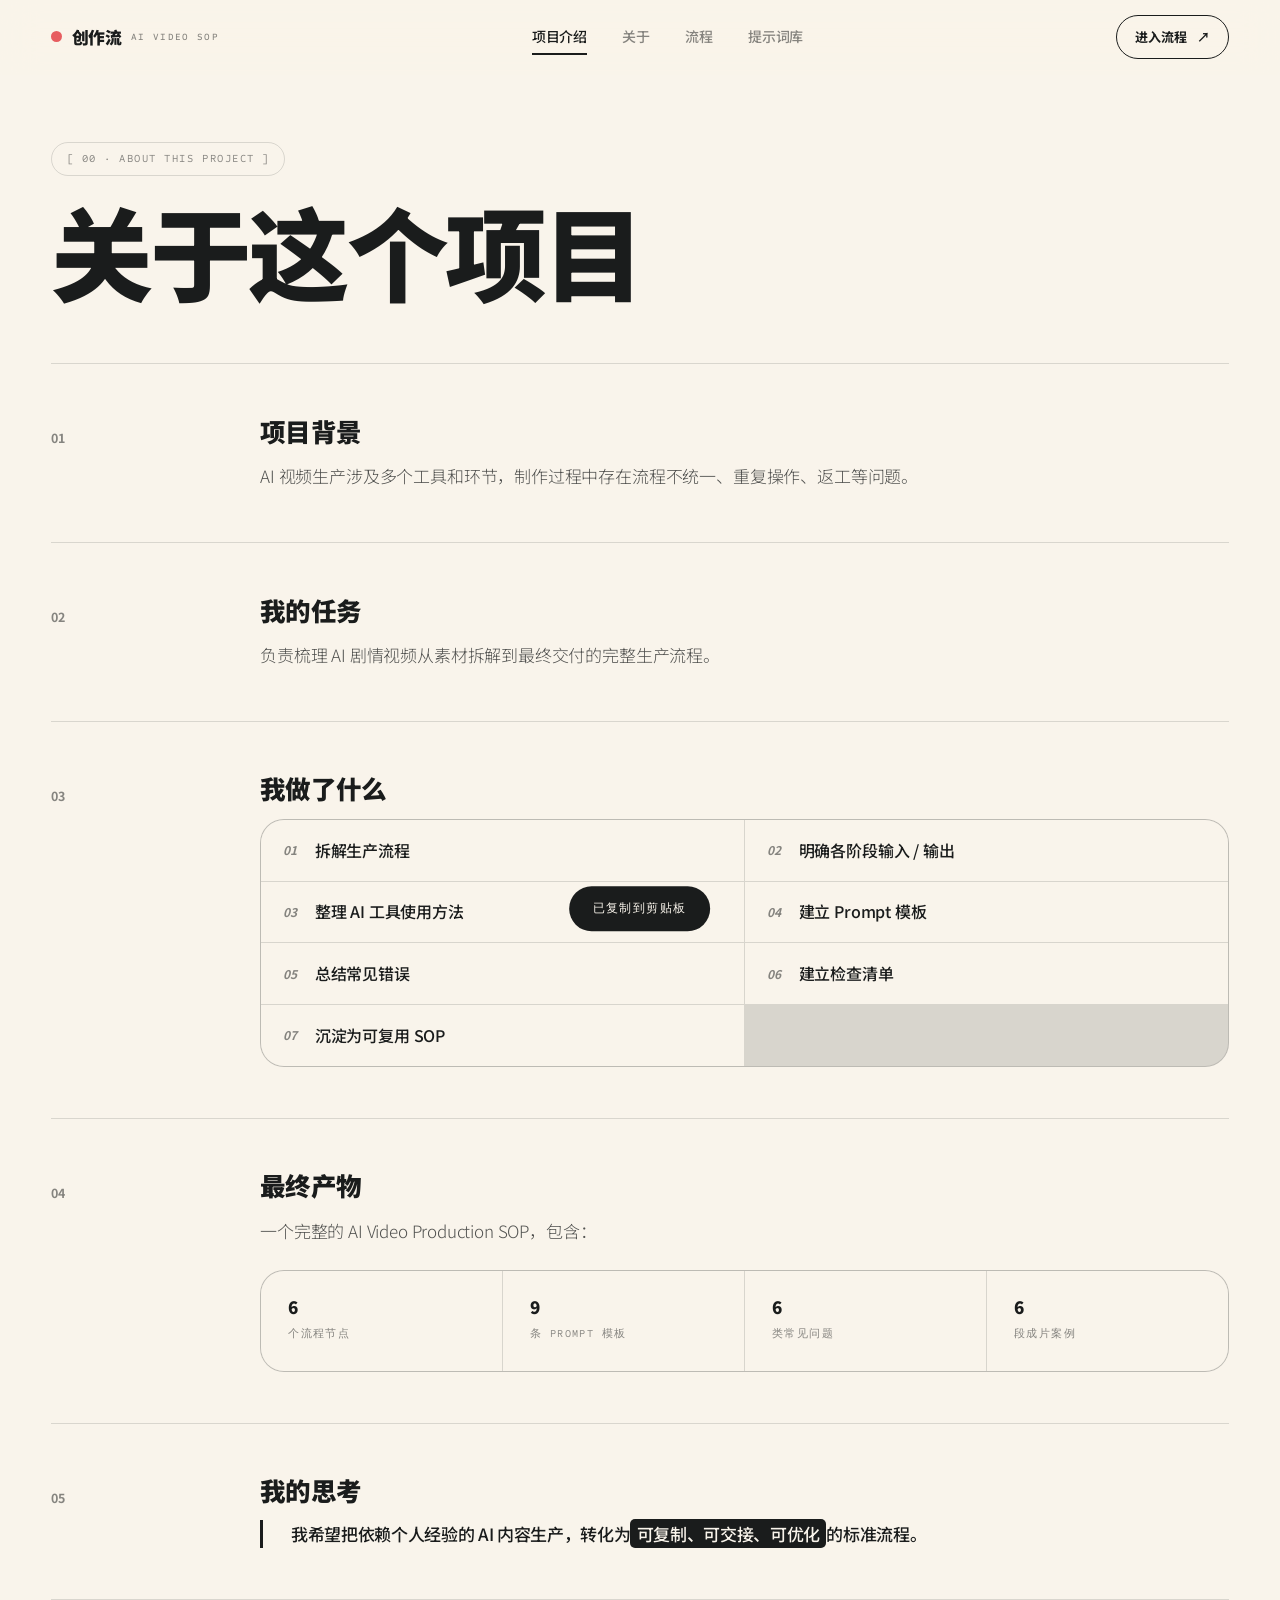
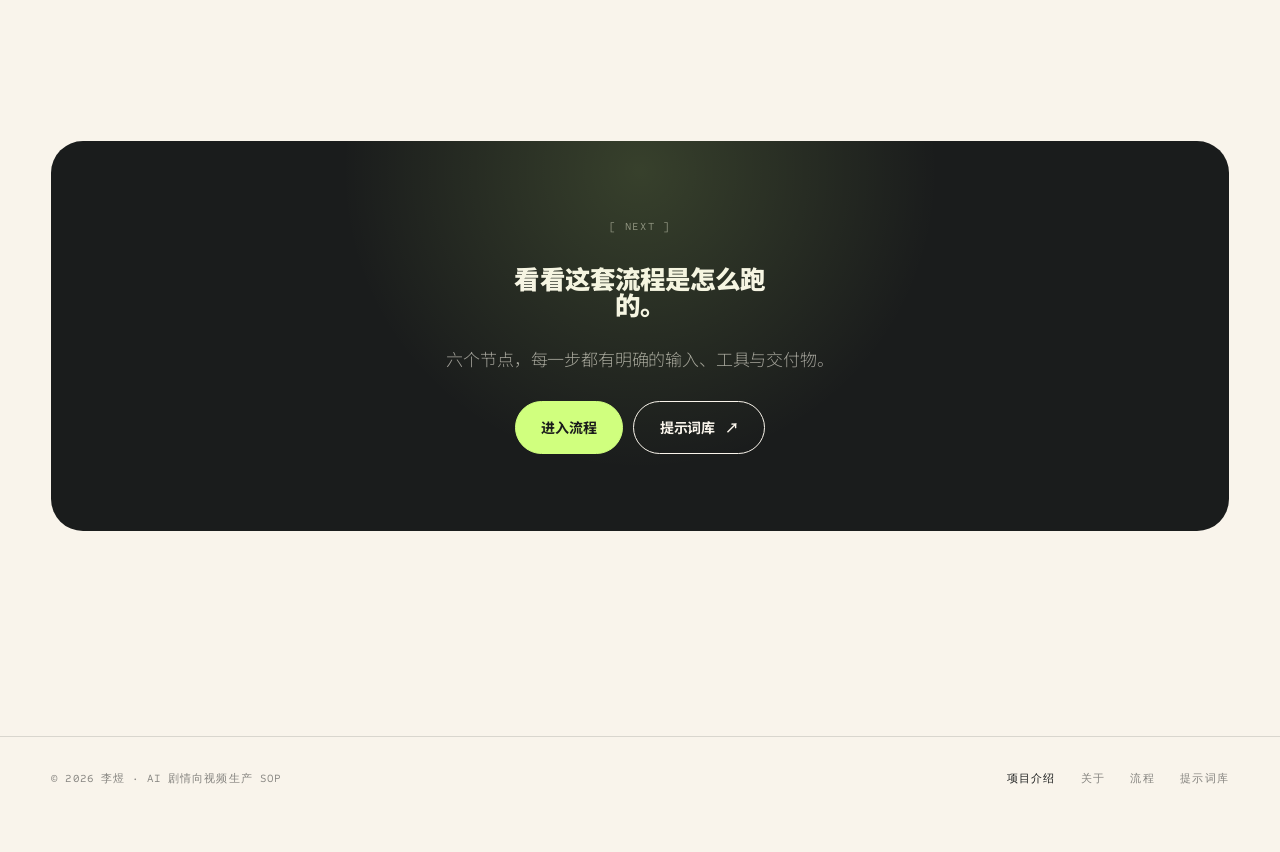
<file: index.html>
<!DOCTYPE html>
<html lang="zh-CN">
<head>
<meta charset="UTF-8">
<meta name="viewport" content="width=device-width, initial-scale=1.0">
<title>关于这个项目 · AI Video Production SOP</title>
<meta name="description" content="项目背景、任务、执行过程、最终产物与方法思考。把 AI 剧情视频生产沉淀为可复用的标准流程。">
<link rel="preconnect" href="https://fonts.googleapis.com">
<link rel="preconnect" href="https://fonts.gstatic.com" crossorigin>
<link href="https://fonts.googleapis.com/css2?family=Noto+Sans+SC:wght@300;400;500;700;900&family=Sometype+Mono:wght@400;500;700&display=swap" rel="stylesheet">
<link rel="icon" type="image/svg+xml" href="assets/favicon.svg">
<meta property="og:type" content="website">
<meta property="og:title" content="关于这个项目 · AI Video Production SOP">
<meta property="og:description" content="把依赖个人经验的 AI 内容生产，转化为可复制、可交接、可优化的标准流程。">
<meta property="og:url" content="https://liz9558601-sys.github.io/SOP/">
<meta name="twitter:card" content="summary">
<link rel="stylesheet" href="assets/css/main.css">
</head>
<body>

<div class="prog" id="prog"></div>

<div class="mmenu" id="mmenu">
  <a href="index.html"><i>00</i>项目介绍</a>
  <a href="about.html"><i>01</i>关于</a>
  <a href="process.html"><i>02</i>流程</a>
  <a href="library.html"><i>03</i>提示词库</a>
  <p class="mmenu__foot">李煜</p>
</div>

<header class="nav" id="nav">
  <div class="wrap nav__in">
    <a href="index.html" class="brand">
      <span class="brand__dot"></span>
      创作流 <small>AI VIDEO SOP</small>
    </a>
    <nav class="nav__links">
      <a href="index.html" class="is-active">项目介绍</a>
      <a href="about.html">关于</a>
      <a href="process.html">流程</a>
      <a href="library.html">提示词库</a>
    </nav>
    <div style="display:flex;align-items:center;gap:.6rem">
      <a href="process.html" class="btn btn--sm"><span>进入流程</span><span class="btn__arw">↗</span></a>
      <button class="burger" id="burger" aria-label="打开菜单" aria-expanded="false"><span></span><span></span></button>
    </div>
  </div>
</header>

<main>

<!-- ========== HERO ========== -->
<section class="sec" style="padding-bottom:clamp(2.5rem,5vw,4rem)">
  <div class="wrap">
    <p class="tag rv">[ 00 · ABOUT THIS PROJECT ]</p>
    <h1 class="display rv" style="margin-top:1.5rem">关于这个项目</h1>
  </div>
</section>

<!-- ========== 五个板块 ========== -->
<section style="padding-bottom:var(--sec)">
  <div class="wrap">
    <div class="blks">

      <!-- 01 项目背景 -->
      <article class="blk rv">
        <div class="blk__n">01</div>
        <div class="blk__c">
          <h2>项目背景</h2>
          <p>AI 视频生产涉及多个工具和环节，制作过程中存在流程不统一、重复操作、返工等问题。</p>
        </div>
      </article>

      <!-- 02 我的任务 -->
      <article class="blk rv">
        <div class="blk__n">02</div>
        <div class="blk__c">
          <h2>我的任务</h2>
          <p>负责梳理 AI 剧情视频从素材拆解到最终交付的完整生产流程。</p>
        </div>
      </article>

      <!-- 03 我做了什么 -->
      <article class="blk rv">
        <div class="blk__n">03</div>
        <div class="blk__c">
          <h2>我做了什么</h2>
          <ol class="did">
            <li><i>01</i><span>拆解生产流程</span></li>
            <li><i>02</i><span>明确各阶段输入 / 输出</span></li>
            <li><i>03</i><span>整理 AI 工具使用方法</span></li>
            <li><i>04</i><span>建立 Prompt 模板</span></li>
            <li><i>05</i><span>总结常见错误</span></li>
            <li><i>06</i><span>建立检查清单</span></li>
            <li><i>07</i><span>沉淀为可复用 SOP</span></li>
          </ol>
        </div>
      </article>

      <!-- 04 最终产物 -->
      <article class="blk rv">
        <div class="blk__n">04</div>
        <div class="blk__c">
          <h2>最终产物</h2>
          <p>一个完整的 AI Video Production SOP，包含：</p>
          <div class="deliver">
            <div><b>6</b><span>个流程节点</span></div>
            <div><b>9</b><span>条 Prompt 模板</span></div>
            <div><b>6</b><span>类常见问题</span></div>
            <div><b>6</b><span>段成片案例</span></div>
          </div>
        </div>
      </article>

      <!-- 05 我的思考 -->
      <article class="blk rv">
        <div class="blk__n">05</div>
        <div class="blk__c">
          <h2>我的思考</h2>
          <blockquote class="think">
            <p>我希望把依赖个人经验的 AI 内容生产，转化为<em>可复制、可交接、可优化</em>的标准流程。</p>
          </blockquote>
        </div>
      </article>

    </div>
  </div>
</section>

<!-- ========== CTA ========== -->
<section class="sec" style="padding-top:0">
  <div class="wrap">
    <div class="cta rv">
      <div class="glow"></div>
      <p class="label" style="color:rgba(249,244,235,.5)">[ NEXT ]</p>
      <h2>看看这套流程是怎么跑的。</h2>
      <p>六个节点，每一步都有明确的输入、工具与交付物。</p>
      <div style="display:flex;gap:.6rem;flex-wrap:wrap;justify-content:center">
        <a href="process.html" class="btn btn--lime"><span>进入流程</span></a>
        <a href="library.html" class="btn"><span>提示词库</span><span class="btn__arw">↗</span></a>
      </div>
    </div>
  </div>
</section>

<footer>
  <div class="wrap foot">
    <p>© 2026 李煜 · AI 剧情向视频生产 SOP</p>
    <nav>
      <a href="index.html" class="is-active">项目介绍</a>
      <a href="about.html">关于</a>
      <a href="process.html">流程</a>
      <a href="library.html">提示词库</a>
    </nav>
  </div>
</footer>
</main>

<button class="totop" id="totop" aria-label="回到顶部">↑</button>
<div class="toast" id="toast">已复制到剪贴板</div>

<script src="assets/js/main.js"></script>
</body>
</html>
</file>
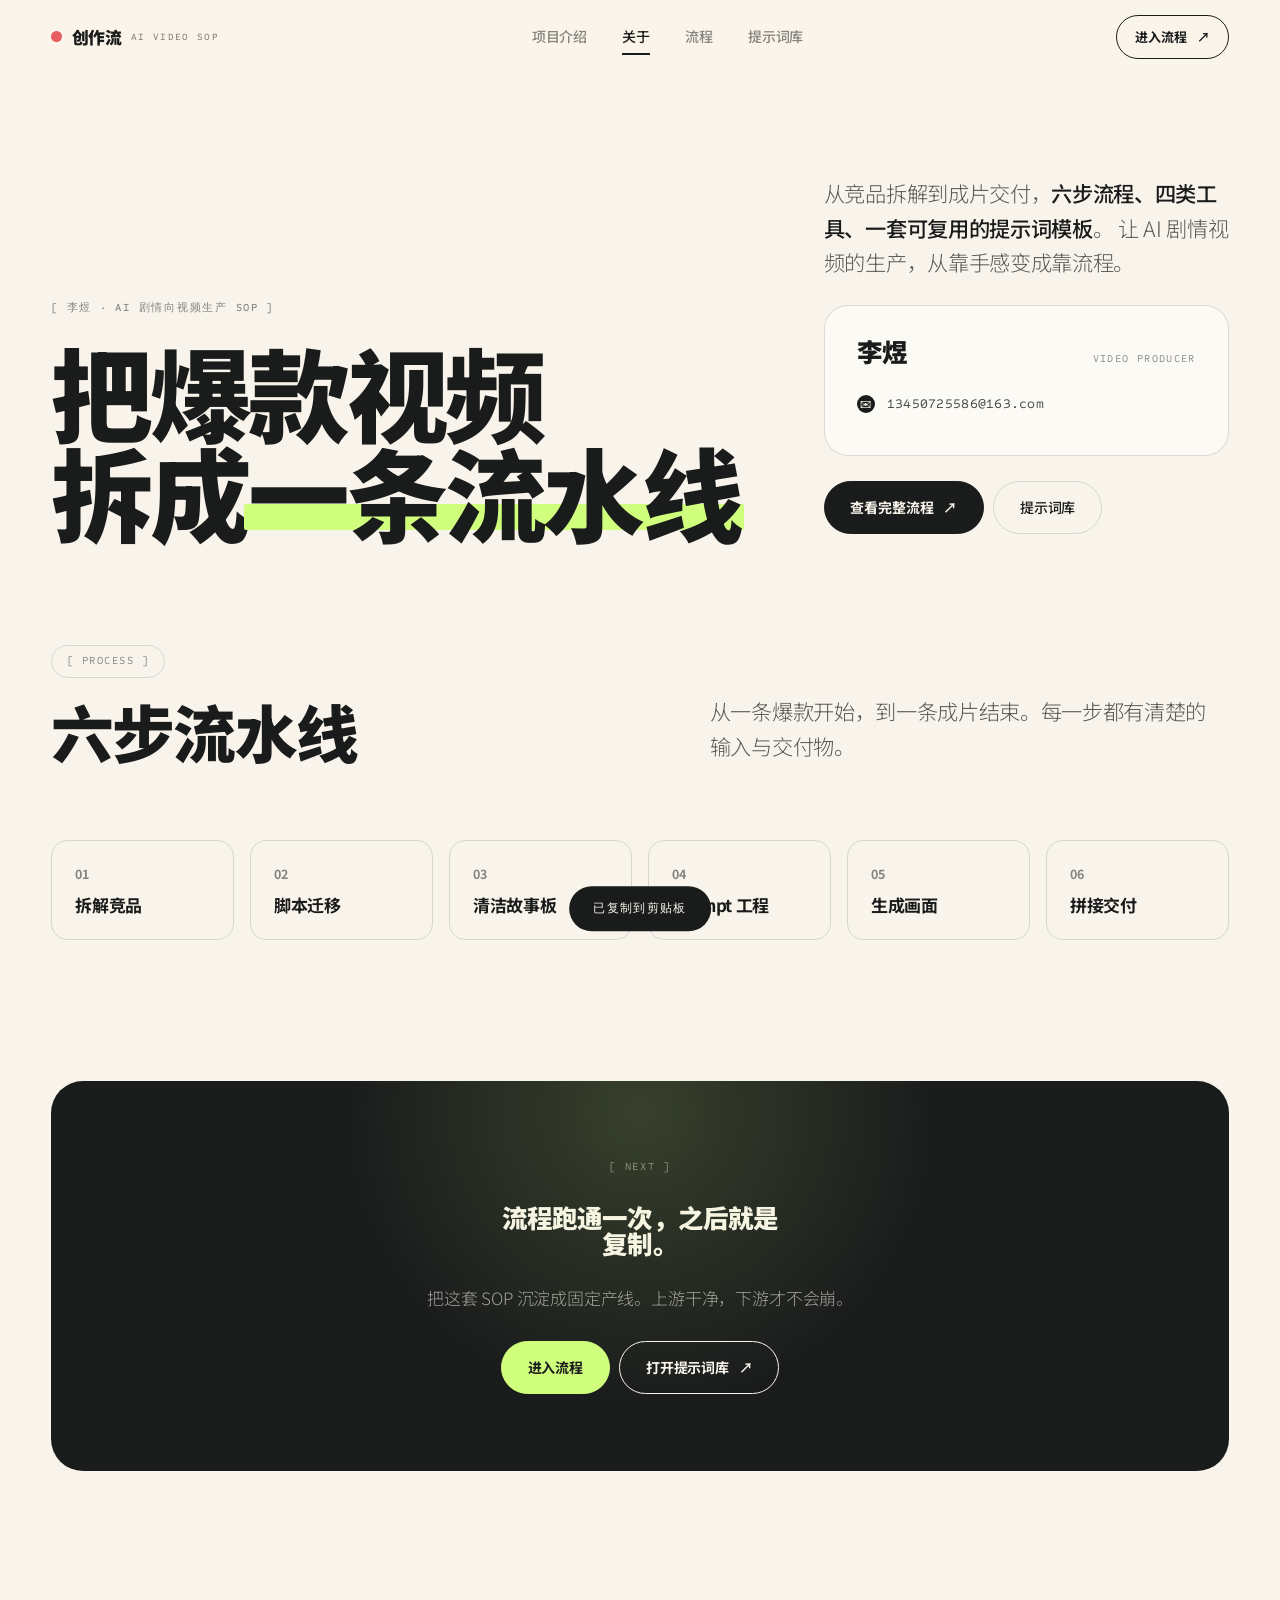
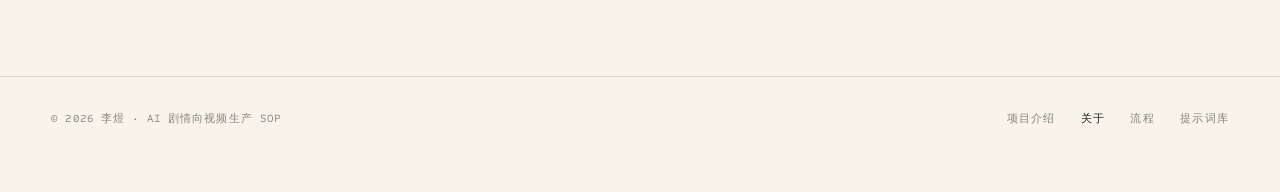
<file: about.html>
<!DOCTYPE html>
<html lang="zh-CN">
<head>
<meta charset="UTF-8">
<meta name="viewport" content="width=device-width, initial-scale=1.0">
<title>李煜 · AI 剧情向视频生产 SOP</title>
<meta name="description" content="李煜 · AI 剧情向视频生产标准化作业流程。六步流水线、可复用提示词、已在 TikTok 橱窗号跑通的成片。">
<link rel="icon" type="image/svg+xml" href="assets/favicon.svg">
<meta property="og:type" content="website">
<meta property="og:title" content="李煜 · AI 剧情向视频生产 SOP">
<meta property="og:description" content="六步流水线、可复用提示词、已在 TikTok 橱窗号跑通的成片。">
<meta property="og:url" content="https://liz9558601-sys.github.io/SOP/about.html">
<meta property="og:image" content="https://liz9558601-sys.github.io/SOP/assets/videos/posters/01-0729.jpg">
<meta name="twitter:card" content="summary_large_image">
<link rel="preconnect" href="https://fonts.googleapis.com">
<link rel="preconnect" href="https://fonts.gstatic.com" crossorigin>
<link href="https://fonts.googleapis.com/css2?family=Noto+Sans+SC:wght@300;400;500;700;900&family=Sometype+Mono:wght@400;500;700&display=swap" rel="stylesheet">
<link rel="stylesheet" href="assets/css/main.css">
</head>
<body>

<div class="prog" id="prog"></div>

<div class="mmenu" id="mmenu">
  <a href="index.html"><i>00</i>项目介绍</a>
  <a href="about.html"><i>01</i>关于</a>
  <a href="process.html"><i>02</i>流程</a>
  <a href="library.html"><i>03</i>提示词库</a>
  <p class="mmenu__foot">李煜</p>
</div>

<header class="nav" id="nav">
  <div class="wrap nav__in">
    <a href="index.html" class="brand">
      <span class="brand__dot"></span>
      创作流 <small>AI VIDEO SOP</small>
    </a>
    <nav class="nav__links">
            <a href="index.html">项目介绍</a>
<a href="about.html" class="is-active">关于</a>
      <a href="process.html">流程</a>
      <a href="library.html">提示词库</a>
    </nav>
    <div style="display:flex;align-items:center;gap:.6rem">
      <a href="process.html" class="btn btn--sm"><span>进入流程</span><span class="btn__arw">↗</span></a>
      <button class="burger" id="burger" aria-label="打开菜单" aria-expanded="false"><span></span><span></span></button>
    </div>
  </div>
</header>

<main>

<!-- ========== HERO ========== -->
<section class="hero">
  <div class="wrap">
    <div class="hero__grid">
      <div>
        <p class="label rv">[ 李煜 · AI 剧情向视频生产 SOP ]</p>
        <h1 class="display rv">把爆款视频<br>拆成<em>一条流水线</em></h1>
      </div>
      <div class="hero__side">
        <p class="lead rv">
          从竞品拆解到成片交付，<strong style="font-weight:500;color:var(--dark)">六步流程、四类工具、一套可复用的提示词模板</strong>。
          让 AI 剧情视频的生产，从靠手感变成靠流程。
        </p>

        <!-- contact -->
        <aside class="contact rv" aria-label="联系方式">
          <div class="contact__hd">
            <h2 class="contact__name">李煜</h2>
            <span class="contact__role">Video Producer</span>
          </div>
          <div class="contact__row">
            <i>✉</i>
            <a href="mailto:13450725586@163.com">13450725586@163.com</a>
          </div>
        </aside>

        <div class="hero__cta rv">
          <a href="process.html" class="btn btn--fill"><span>查看完整流程</span><span class="btn__arw">↗</span></a>
          <a href="library.html" class="btn btn--ghost"><span>提示词库</span></a>
        </div>
      </div>
    </div>
  </div>
</section>

<!-- ========== PROCESS OVERVIEW ========== -->
<section class="sec" style="padding-top:0">
  <div class="wrap">
    <div class="sec__head">
      <div>
        <p class="tag rv">[ PROCESS ]</p>
        <h2 class="h2 rv" style="margin-top:1.25rem">六步流水线</h2>
      </div>
      <p class="lead rv">
        从一条爆款开始，到一条成片结束。每一步都有清楚的输入与交付物。
      </p>
    </div>

    <div class="preview">
      <a class="pv rv" href="process.html#s1"><span class="pv__n">01</span><span class="pv__t">拆解竞品</span></a>
      <a class="pv rv" href="process.html#s2"><span class="pv__n">02</span><span class="pv__t">脚本迁移</span></a>
      <a class="pv rv" href="process.html#s3"><span class="pv__n">03</span><span class="pv__t">清洁故事板</span></a>
      <a class="pv rv" href="process.html#s4"><span class="pv__n">04</span><span class="pv__t">Prompt 工程</span></a>
      <a class="pv rv" href="process.html#s5"><span class="pv__n">05</span><span class="pv__t">生成画面</span></a>
      <a class="pv rv" href="process.html#s6"><span class="pv__n">06</span><span class="pv__t">拼接交付</span></a>
    </div>
  </div>
</section>

<!-- ========== CTA ========== -->
<section class="sec" style="padding-top:0">
  <div class="wrap">
    <div class="cta rv">
      <div class="glow"></div>
      <p class="label" style="color:rgba(249,244,235,.5)">[ NEXT ]</p>
      <h2>流程跑通一次，之后就是复制。</h2>
      <p>把这套 SOP 沉淀成固定产线。上游干净，下游才不会崩。</p>
      <div style="display:flex;gap:.6rem;flex-wrap:wrap;justify-content:center">
        <a href="process.html" class="btn btn--lime"><span>进入流程</span></a>
        <a href="library.html" class="btn"><span>打开提示词库</span><span class="btn__arw">↗</span></a>
      </div>
    </div>
  </div>
</section>

<footer>
  <div class="wrap foot">
    <p>© 2026 李煜 · AI 剧情向视频生产 SOP</p>
    <nav>
            <a href="index.html">项目介绍</a>
<a href="about.html" class="is-active">关于</a>
      <a href="process.html">流程</a>
      <a href="library.html">提示词库</a>
    </nav>
  </div>
</footer>
</main>

<button class="totop" id="totop" aria-label="回到顶部">↑</button>
<div class="toast" id="toast">已复制到剪贴板</div>

<script src="assets/js/main.js"></script>
</body>
</html>
</file>
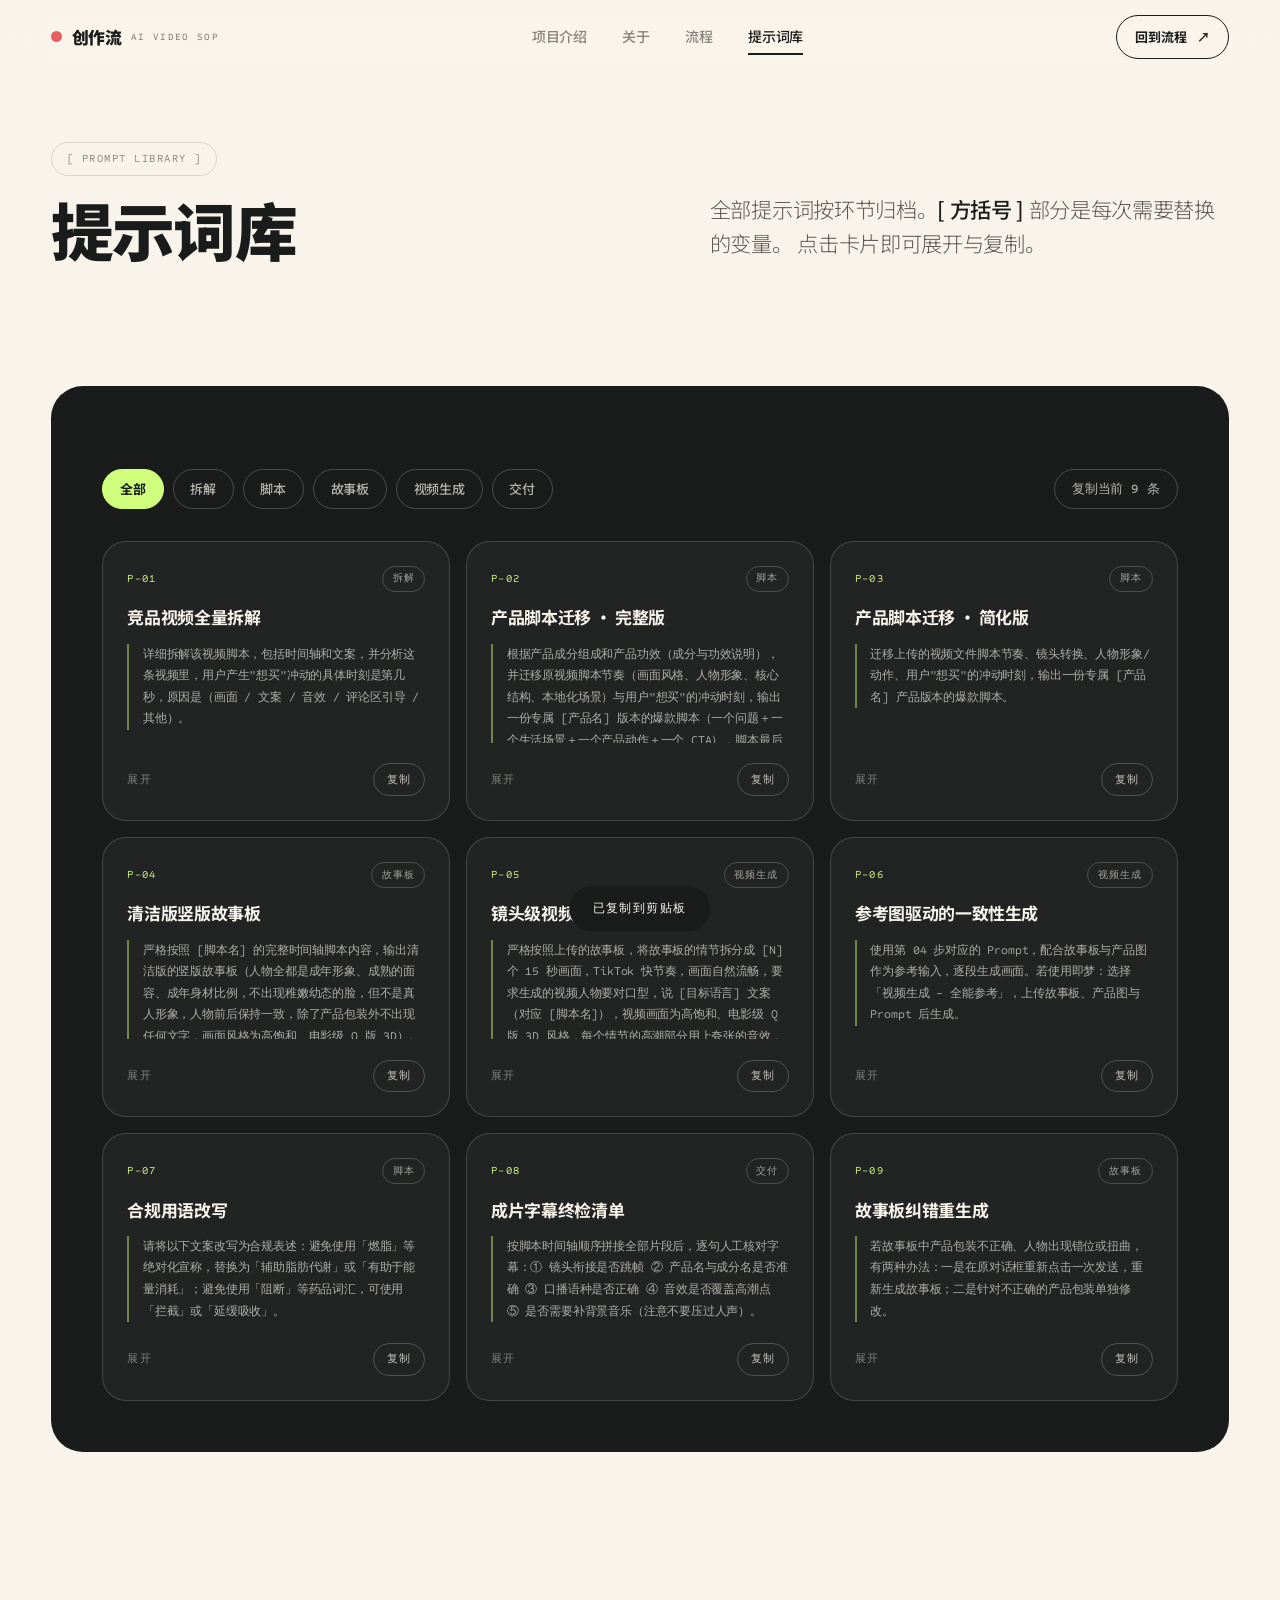
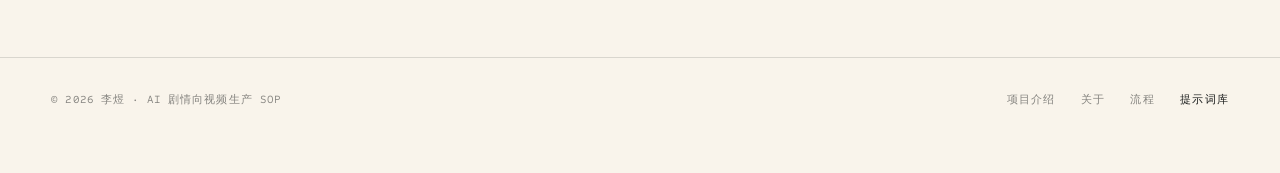
<file: library.html>
<!DOCTYPE html>
<html lang="zh-CN">
<head>
<meta charset="UTF-8">
<meta name="viewport" content="width=device-width, initial-scale=1.0">
<title>提示词库 · AI 剧情向视频生产 SOP</title>
<meta name="description" content="六步流程的全部提示词模板，按环节归档，可筛选、可一键复制。">
<link rel="icon" type="image/svg+xml" href="assets/favicon.svg">
<meta property="og:type" content="website">
<meta property="og:title" content="提示词库 · AI 剧情向视频生产 SOP">
<meta property="og:description" content="六步流程的全部提示词模板，按环节归档，可筛选、可一键复制。">
<meta property="og:url" content="https://liz9558601-sys.github.io/SOP/library.html">
<meta name="twitter:card" content="summary">
<link rel="preconnect" href="https://fonts.googleapis.com">
<link rel="preconnect" href="https://fonts.gstatic.com" crossorigin>
<link href="https://fonts.googleapis.com/css2?family=Noto+Sans+SC:wght@300;400;500;700;900&family=Sometype+Mono:wght@400;500;700&display=swap" rel="stylesheet">
<link rel="stylesheet" href="assets/css/main.css">
</head>
<body>

<div class="prog" id="prog"></div>

<div class="mmenu" id="mmenu">
  <a href="index.html"><i>00</i>项目介绍</a>
  <a href="about.html"><i>01</i>关于</a>
  <a href="process.html"><i>02</i>流程</a>
  <a href="library.html"><i>03</i>提示词库</a>
  <p class="mmenu__foot">李煜</p>
</div>

<header class="nav" id="nav">
  <div class="wrap nav__in">
    <a href="index.html" class="brand">
      <span class="brand__dot"></span>
      创作流 <small>AI VIDEO SOP</small>
    </a>
    <nav class="nav__links">
            <a href="index.html">项目介绍</a>
<a href="about.html">关于</a>
      <a href="process.html">流程</a>
      <a href="library.html" class="is-active">提示词库</a>
    </nav>
    <div style="display:flex;align-items:center;gap:.6rem">
      <a href="process.html" class="btn btn--sm"><span>回到流程</span><span class="btn__arw">↗</span></a>
      <button class="burger" id="burger" aria-label="打开菜单" aria-expanded="false"><span></span><span></span></button>
    </div>
  </div>
</header>

<main>

<!-- ========== HEADER ========== -->
<section class="sec" style="padding-bottom:clamp(2rem,4vw,3rem)">
  <div class="wrap">
    <div class="sec__head">
      <div>
        <p class="tag rv">[ PROMPT LIBRARY ]</p>
        <h2 class="h2 rv" style="margin-top:1.25rem">提示词库</h2>
      </div>
      <p class="lead rv">
        全部提示词按环节归档。<strong style="font-weight:500;color:var(--dark)">[ 方括号 ]</strong> 部分是每次需要替换的变量。
        点击卡片即可展开与复制。
      </p>
    </div>
  </div>
</section>

<!-- ========== LIBRARY ========== -->
<section style="padding-bottom:var(--sec)">
  <div class="wrap">
    <div class="lib rv">
      <div class="filters" id="filters">
        <button class="on" data-f="all">全部</button>
        <button data-f="拆解">拆解</button>
        <button data-f="脚本">脚本</button>
        <button data-f="故事板">故事板</button>
        <button data-f="视频">视频生成</button>
        <button data-f="交付">交付</button>
        <button class="bulk" id="bulk">复制当前 9 条</button>
      </div>

      <div class="cards" id="cards">

        <article class="card" data-k="拆解">
          <div class="card__hd"><span class="card__id">P-01</span><span class="card__kind">拆解</span></div>
          <h4>竞品视频全量拆解</h4>
          <pre>详细拆解该视频脚本，包括时间轴和文案，并分析这条视频里，用户产生"想买"冲动的具体时刻是第几秒，原因是（画面 / 文案 / 音效 / 评论区引导 / 其他）。</pre>
          <div class="card__ft">
            <button class="more">展开</button>
            <button class="copy">复制</button>
          </div>
        </article>

        <article class="card" data-k="脚本">
          <div class="card__hd"><span class="card__id">P-02</span><span class="card__kind">脚本</span></div>
          <h4>产品脚本迁移 · 完整版</h4>
          <pre>根据产品成分组成和产品功效（成分与功效说明），并迁移原视频脚本节奏（画面风格、人物形象、核心结构、本地化场景）与用户"想买"的冲动时刻，输出一份专属 [产品名] 版本的爆款脚本（一个问题＋一个生活场景＋一个产品动作＋一个 CTA），脚本最后的画面定格在人物一只手展示产品正面包装，另一只手指指向画面左下角。</pre>
          <div class="card__ft">
            <button class="more">展开</button>
            <button class="copy">复制</button>
          </div>
        </article>

        <article class="card" data-k="脚本">
          <div class="card__hd"><span class="card__id">P-03</span><span class="card__kind">脚本</span></div>
          <h4>产品脚本迁移 · 简化版</h4>
          <pre>迁移上传的视频文件脚本节奏、镜头转换、人物形象/动作、用户"想买"的冲动时刻，输出一份专属 [产品名] 产品版本的爆款脚本。</pre>
          <div class="card__ft">
            <button class="more">展开</button>
            <button class="copy">复制</button>
          </div>
        </article>

        <article class="card" data-k="故事板">
          <div class="card__hd"><span class="card__id">P-04</span><span class="card__kind">故事板</span></div>
          <h4>清洁版竖版故事板</h4>
          <pre>严格按照 [脚本名] 的完整时间轴脚本内容，输出清洁版的竖版故事板（人物全都是成年形象、成熟的面容、成年身材比例，不出现稚嫩幼态的脸，但不是真人形象，人物前后保持一致，除了产品包装外不出现任何文字，画面风格为高饱和、电影级 Q 版 3D）。</pre>
          <div class="card__ft">
            <button class="more">展开</button>
            <button class="copy">复制</button>
          </div>
        </article>

        <article class="card" data-k="视频">
          <div class="card__hd"><span class="card__id">P-05</span><span class="card__kind">视频生成</span></div>
          <h4>镜头级视频 Prompt 组</h4>
          <pre>严格按照上传的故事板，将故事板的情节拆分成 [N] 个 15 秒画面，TikTok 快节奏，画面自然流畅，要求生成的视频人物要对口型，说 [目标语言] 文案（对应 [脚本名]），视频画面为高饱和、电影级 Q 版 3D 风格，每个情节的高潮部分用上夸张的音效，人物有对应的固定音色，直接输出适合 [模型名] 的标准 Prompt 格式（每一段 Prompt 都是独立完整的，不依赖前文：对应故事板第几格画面、固定人物形象、固定人物对应音色标签版、按每段再细拆成镜头级 Prompt）。</pre>
          <div class="card__ft">
            <button class="more">展开</button>
            <button class="copy">复制</button>
          </div>
        </article>

        <article class="card" data-k="视频">
          <div class="card__hd"><span class="card__id">P-06</span><span class="card__kind">视频生成</span></div>
          <h4>参考图驱动的一致性生成</h4>
          <pre>使用第 04 步对应的 Prompt，配合故事板与产品图作为参考输入，逐段生成画面。若使用即梦：选择「视频生成 - 全能参考」，上传故事板、产品图与 Prompt 后生成。</pre>
          <div class="card__ft">
            <button class="more">展开</button>
            <button class="copy">复制</button>
          </div>
        </article>

        <article class="card" data-k="脚本">
          <div class="card__hd"><span class="card__id">P-07</span><span class="card__kind">脚本</span></div>
          <h4>合规用语改写</h4>
          <pre>请将以下文案改写为合规表述：避免使用「燃脂」等绝对化宣称，替换为「辅助脂肪代谢」或「有助于能量消耗」；避免使用「阻断」等药品词汇，可使用「拦截」或「延缓吸收」。</pre>
          <div class="card__ft">
            <button class="more">展开</button>
            <button class="copy">复制</button>
          </div>
        </article>

        <article class="card" data-k="交付">
          <div class="card__hd"><span class="card__id">P-08</span><span class="card__kind">交付</span></div>
          <h4>成片字幕终检清单</h4>
          <pre>按脚本时间轴顺序拼接全部片段后，逐句人工核对字幕：① 镜头衔接是否跳帧 ② 产品名与成分名是否准确 ③ 口播语种是否正确 ④ 音效是否覆盖高潮点 ⑤ 是否需要补背景音乐（注意不要压过人声）。</pre>
          <div class="card__ft">
            <button class="more">展开</button>
            <button class="copy">复制</button>
          </div>
        </article>

        <article class="card" data-k="故事板">
          <div class="card__hd"><span class="card__id">P-09</span><span class="card__kind">故事板</span></div>
          <h4>故事板纠错重生成</h4>
          <pre>若故事板中产品包装不正确、人物出现错位或扭曲，有两种办法：一是在原对话框重新点击一次发送，重新生成故事板；二是针对不正确的产品包装单独修改。</pre>
          <div class="card__ft">
            <button class="more">展开</button>
            <button class="copy">复制</button>
          </div>
        </article>

      </div>
    </div>
  </div>
</section>

<footer>
  <div class="wrap foot">
    <p>© 2026 李煜 · AI 剧情向视频生产 SOP</p>
    <nav>
            <a href="index.html">项目介绍</a>
<a href="about.html">关于</a>
      <a href="process.html">流程</a>
      <a href="library.html" class="is-active">提示词库</a>
    </nav>
  </div>
</footer>
</main>

<button class="totop" id="totop" aria-label="回到顶部">↑</button>
<div class="toast" id="toast">已复制到剪贴板</div>

<script src="assets/js/main.js"></script>
</body>
</html>
</file>
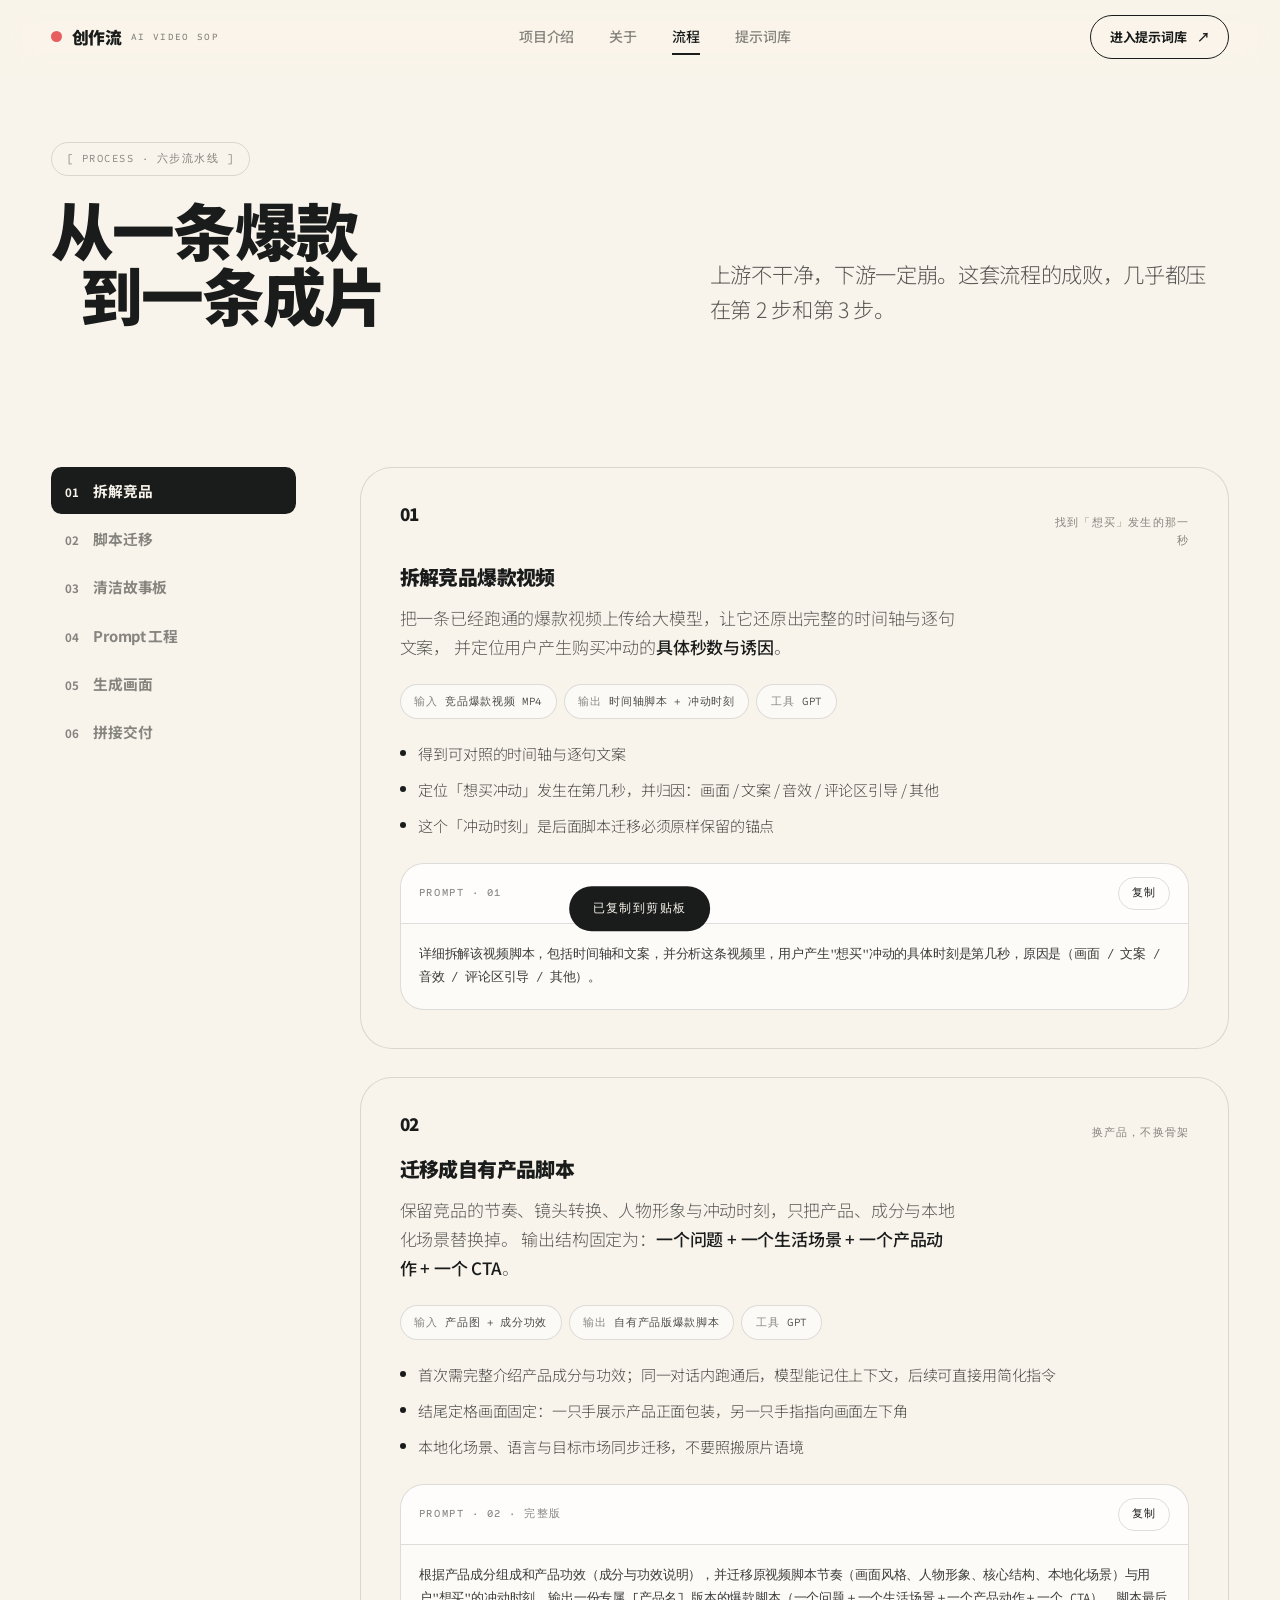
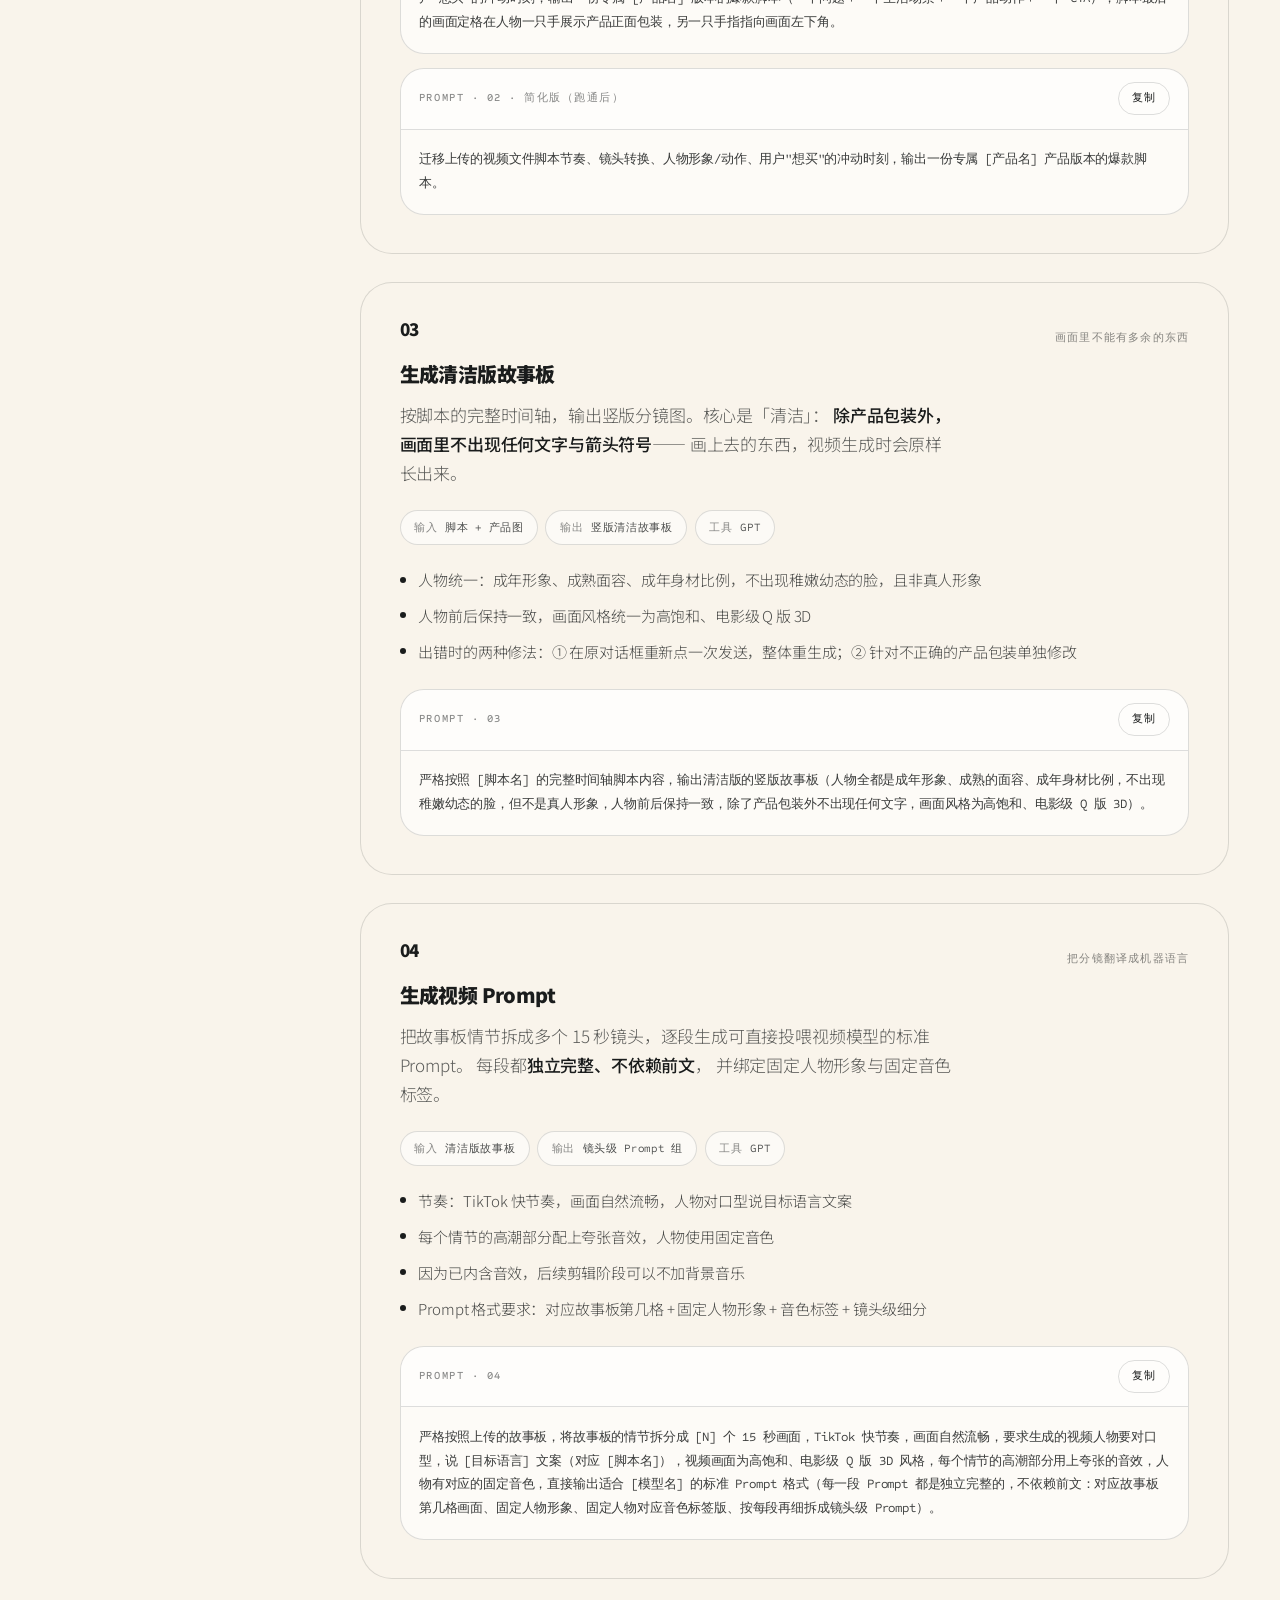
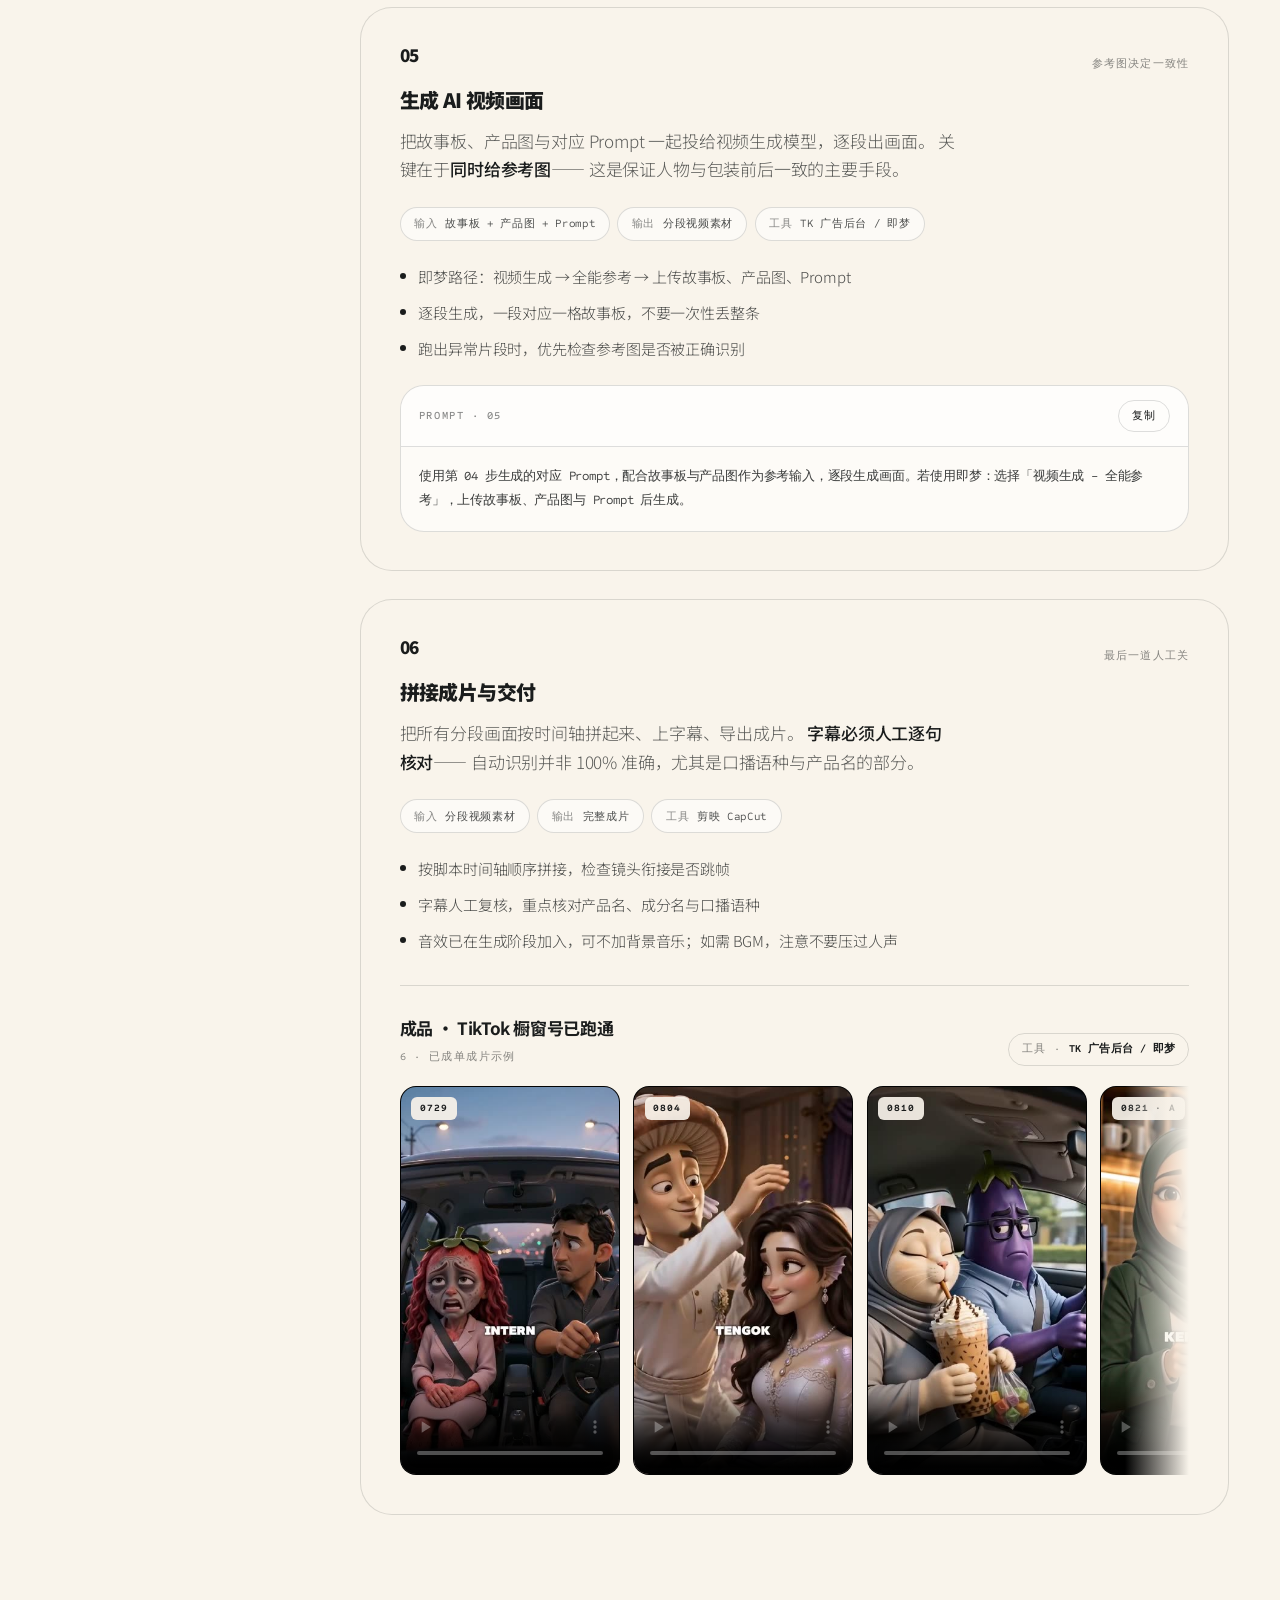
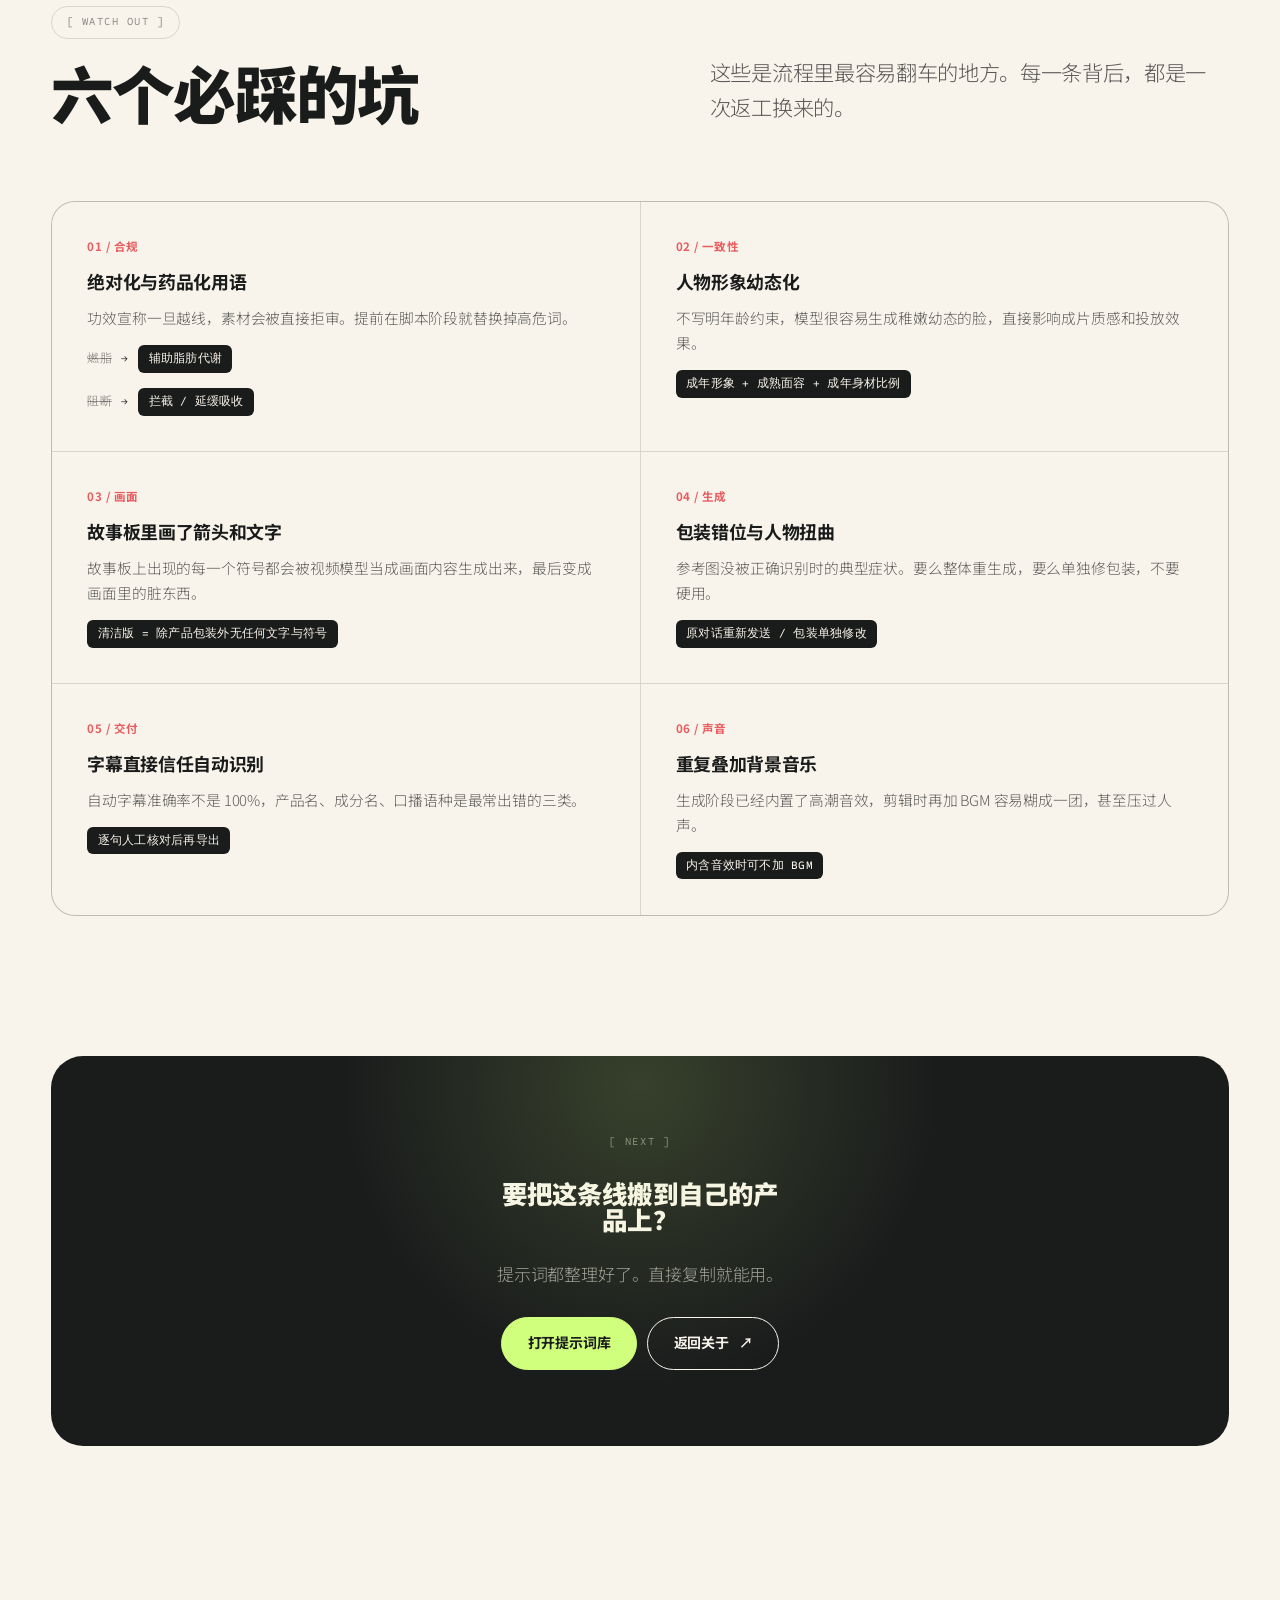
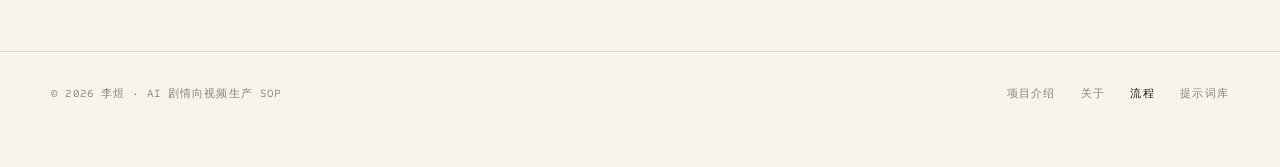
<file: process.html>
<!DOCTYPE html>
<html lang="zh-CN">
<head>
<meta charset="UTF-8">
<meta name="viewport" content="width=device-width, initial-scale=1.0">
<title>流程 · AI 剧情向视频生产 SOP</title>
<meta name="description" content="六步流水线：从竞品拆解到成片交付。每一步都有明确的输入、提示词与交付物。">
<link rel="icon" type="image/svg+xml" href="assets/favicon.svg">
<meta property="og:type" content="website">
<meta property="og:title" content="六步流水线 · AI 剧情向视频生产 SOP">
<meta property="og:description" content="从竞品拆解到成片交付，每一步都有明确的输入、提示词与交付物。">
<meta property="og:url" content="https://liz9558601-sys.github.io/SOP/process.html">
<meta property="og:image" content="https://liz9558601-sys.github.io/SOP/assets/videos/posters/01-0729.jpg">
<meta name="twitter:card" content="summary_large_image">
<link rel="preconnect" href="https://fonts.googleapis.com">
<link rel="preconnect" href="https://fonts.gstatic.com" crossorigin>
<link href="https://fonts.googleapis.com/css2?family=Noto+Sans+SC:wght@300;400;500;700;900&family=Sometype+Mono:wght@400;500;700&display=swap" rel="stylesheet">
<link rel="stylesheet" href="assets/css/main.css">
</head>
<body>

<div class="prog" id="prog"></div>

<div class="mmenu" id="mmenu">
  <a href="index.html"><i>00</i>项目介绍</a>
  <a href="about.html"><i>01</i>关于</a>
  <a href="process.html"><i>02</i>流程</a>
  <a href="library.html"><i>03</i>提示词库</a>
  <p class="mmenu__foot">李煜</p>
</div>

<header class="nav" id="nav">
  <div class="wrap nav__in">
    <a href="index.html" class="brand">
      <span class="brand__dot"></span>
      创作流 <small>AI VIDEO SOP</small>
    </a>
    <nav class="nav__links">
            <a href="index.html">项目介绍</a>
<a href="about.html">关于</a>
      <a href="process.html" class="is-active">流程</a>
      <a href="library.html">提示词库</a>
    </nav>
    <div style="display:flex;align-items:center;gap:.6rem">
      <a href="library.html" class="btn btn--sm"><span>进入提示词库</span><span class="btn__arw">↗</span></a>
      <button class="burger" id="burger" aria-label="打开菜单" aria-expanded="false"><span></span><span></span></button>
    </div>
  </div>
</header>

<main>

<!-- ========== PROCESS HEADER ========== -->
<section class="sec" style="padding-bottom:clamp(3rem,5vw,4.5rem)">
  <div class="wrap">
    <div class="sec__head">
      <div>
        <p class="tag rv">[ PROCESS · 六步流水线 ]</p>
        <h2 class="h2 rv" style="margin-top:1.25rem"><span class="h-line">从一条爆款</span><span class="h-line h-shift">到一条成片</span></h2>
      </div>
      <p class="lead rv">
        上游不干净，下游一定崩。这套流程的成败，几乎都压在第 2 步和第 3 步。
      </p>
    </div>
  </div>
</section>

<!-- ========== PROCESS ========== -->
<section id="process" style="padding-top:0">
  <div class="wrap">
    <div class="proc">

      <aside class="proc__nav" id="procNav">
        <button data-i="0" class="on"><i>01</i><b>拆解竞品</b></button>
        <button data-i="1"><i>02</i><b>脚本迁移</b></button>
        <button data-i="2"><i>03</i><b>清洁故事板</b></button>
        <button data-i="3"><i>04</i><b>Prompt 工程</b></button>
        <button data-i="4"><i>05</i><b>生成画面</b></button>
        <button data-i="5"><i>06</i><b>拼接交付</b></button>
      </aside>

      <div class="steps">

        <!-- 01 -->
        <article class="step rv" id="s1">
          <div class="step__top">
            <span class="step__num">01</span>
            <span class="step__tagline">找到「想买」发生的那一秒</span>
          </div>
          <h3>拆解竞品爆款视频</h3>
          <p class="step__desc">
            把一条已经跑通的爆款视频上传给大模型，让它还原出完整的时间轴与逐句文案，
            并定位用户产生购买冲动的<strong style="font-weight:500;color:var(--dark)">具体秒数与诱因</strong>。
          </p>
          <div class="chips">
            <span class="chip"><u>输入</u>竞品爆款视频 MP4</span>
            <span class="chip"><u>输出</u>时间轴脚本 + 冲动时刻</span>
            <span class="chip"><u>工具</u>GPT</span>
          </div>
          <ul class="pts">
            <li>得到可对照的时间轴与逐句文案</li>
            <li>定位「想买冲动」发生在第几秒，并归因：画面 / 文案 / 音效 / 评论区引导 / 其他</li>
            <li>这个「冲动时刻」是后面脚本迁移必须原样保留的锚点</li>
          </ul>
          <div class="pbox">
            <div class="pbox__hd">
              <span class="mono">Prompt · 01</span>
              <button class="copy" data-copy="p1">复制</button>
            </div>
            <pre id="p1">详细拆解该视频脚本，包括时间轴和文案，并分析这条视频里，用户产生"想买"冲动的具体时刻是第几秒，原因是（画面 / 文案 / 音效 / 评论区引导 / 其他）。</pre>
            <button class="pbox__more">展开全文</button>
          </div>
        </article>

        <!-- 02 -->
        <article class="step rv" id="s2">
          <div class="step__top">
            <span class="step__num">02</span>
            <span class="step__tagline">换产品，不换骨架</span>
          </div>
          <h3>迁移成自有产品脚本</h3>
          <p class="step__desc">
            保留竞品的节奏、镜头转换、人物形象与冲动时刻，只把产品、成分与本地化场景替换掉。
            输出结构固定为：<strong style="font-weight:500;color:var(--dark)">一个问题 + 一个生活场景 + 一个产品动作 + 一个 CTA</strong>。
          </p>
          <div class="chips">
            <span class="chip"><u>输入</u>产品图 + 成分功效</span>
            <span class="chip"><u>输出</u>自有产品版爆款脚本</span>
            <span class="chip"><u>工具</u>GPT</span>
          </div>
          <ul class="pts">
            <li>首次需完整介绍产品成分与功效；同一对话内跑通后，模型能记住上下文，后续可直接用简化指令</li>
            <li>结尾定格画面固定：一只手展示产品正面包装，另一只手指指向画面左下角</li>
            <li>本地化场景、语言与目标市场同步迁移，不要照搬原片语境</li>
          </ul>
          <div class="pbox">
            <div class="pbox__hd">
              <span class="mono">Prompt · 02 · 完整版</span>
              <button class="copy" data-copy="p2">复制</button>
            </div>
            <pre id="p2">根据产品成分组成和产品功效（成分与功效说明），并迁移原视频脚本节奏（画面风格、人物形象、核心结构、本地化场景）与用户"想买"的冲动时刻，输出一份专属 [产品名] 版本的爆款脚本（一个问题＋一个生活场景＋一个产品动作＋一个 CTA），脚本最后的画面定格在人物一只手展示产品正面包装，另一只手指指向画面左下角。</pre>
            <button class="pbox__more">展开全文</button>
          </div>
          <div class="pbox" style="margin-top:.85rem">
            <div class="pbox__hd">
              <span class="mono">Prompt · 02 · 简化版（跑通后）</span>
              <button class="copy" data-copy="p2b">复制</button>
            </div>
            <pre id="p2b">迁移上传的视频文件脚本节奏、镜头转换、人物形象/动作、用户"想买"的冲动时刻，输出一份专属 [产品名] 产品版本的爆款脚本。</pre>
            <button class="pbox__more">展开全文</button>
          </div>
        </article>

        <!-- 03 -->
        <article class="step rv" id="s3">
          <div class="step__top">
            <span class="step__num">03</span>
            <span class="step__tagline">画面里不能有多余的东西</span>
          </div>
          <h3>生成清洁版故事板</h3>
          <p class="step__desc">
            按脚本的完整时间轴，输出竖版分镜图。核心是「清洁」：
            <strong style="font-weight:500;color:var(--dark)">除产品包装外，画面里不出现任何文字与箭头符号</strong>——
            画上去的东西，视频生成时会原样长出来。
          </p>
          <div class="chips">
            <span class="chip"><u>输入</u>脚本 + 产品图</span>
            <span class="chip"><u>输出</u>竖版清洁故事板</span>
            <span class="chip"><u>工具</u>GPT</span>
          </div>
          <ul class="pts">
            <li>人物统一：成年形象、成熟面容、成年身材比例，不出现稚嫩幼态的脸，且非真人形象</li>
            <li>人物前后保持一致，画面风格统一为高饱和、电影级 Q 版 3D</li>
            <li>出错时的两种修法：① 在原对话框重新点一次发送，整体重生成；② 针对不正确的产品包装单独修改</li>
          </ul>
          <div class="pbox">
            <div class="pbox__hd">
              <span class="mono">Prompt · 03</span>
              <button class="copy" data-copy="p3">复制</button>
            </div>
            <pre id="p3">严格按照 [脚本名] 的完整时间轴脚本内容，输出清洁版的竖版故事板（人物全都是成年形象、成熟的面容、成年身材比例，不出现稚嫩幼态的脸，但不是真人形象，人物前后保持一致，除了产品包装外不出现任何文字，画面风格为高饱和、电影级 Q 版 3D）。</pre>
            <button class="pbox__more">展开全文</button>
          </div>
        </article>

        <!-- 04 -->
        <article class="step rv" id="s4">
          <div class="step__top">
            <span class="step__num">04</span>
            <span class="step__tagline">把分镜翻译成机器语言</span>
          </div>
          <h3>生成视频 Prompt</h3>
          <p class="step__desc">
            把故事板情节拆成多个 15 秒镜头，逐段生成可直接投喂视频模型的标准 Prompt。
            每段都<strong style="font-weight:500;color:var(--dark)">独立完整、不依赖前文</strong>，
            并绑定固定人物形象与固定音色标签。
          </p>
          <div class="chips">
            <span class="chip"><u>输入</u>清洁版故事板</span>
            <span class="chip"><u>输出</u>镜头级 Prompt 组</span>
            <span class="chip"><u>工具</u>GPT</span>
          </div>
          <ul class="pts">
            <li>节奏：TikTok 快节奏，画面自然流畅，人物对口型说目标语言文案</li>
            <li>每个情节的高潮部分配上夸张音效，人物使用固定音色</li>
            <li>因为已内含音效，后续剪辑阶段可以不加背景音乐</li>
            <li>Prompt 格式要求：对应故事板第几格 + 固定人物形象 + 音色标签 + 镜头级细分</li>
          </ul>
          <div class="pbox">
            <div class="pbox__hd">
              <span class="mono">Prompt · 04</span>
              <button class="copy" data-copy="p4">复制</button>
            </div>
            <pre id="p4">严格按照上传的故事板，将故事板的情节拆分成 [N] 个 15 秒画面，TikTok 快节奏，画面自然流畅，要求生成的视频人物要对口型，说 [目标语言] 文案（对应 [脚本名]），视频画面为高饱和、电影级 Q 版 3D 风格，每个情节的高潮部分用上夸张的音效，人物有对应的固定音色，直接输出适合 [模型名] 的标准 Prompt 格式（每一段 Prompt 都是独立完整的，不依赖前文：对应故事板第几格画面、固定人物形象、固定人物对应音色标签版、按每段再细拆成镜头级 Prompt）。</pre>
            <button class="pbox__more">展开全文</button>
          </div>
        </article>

        <!-- 05 -->
        <article class="step rv" id="s5">
          <div class="step__top">
            <span class="step__num">05</span>
            <span class="step__tagline">参考图决定一致性</span>
          </div>
          <h3>生成 AI 视频画面</h3>
          <p class="step__desc">
            把故事板、产品图与对应 Prompt 一起投给视频生成模型，逐段出画面。
            关键在于<strong style="font-weight:500;color:var(--dark)">同时给参考图</strong>——
            这是保证人物与包装前后一致的主要手段。
          </p>
          <div class="chips">
            <span class="chip"><u>输入</u>故事板 + 产品图 + Prompt</span>
            <span class="chip"><u>输出</u>分段视频素材</span>
            <span class="chip"><u>工具</u>TK 广告后台 / 即梦</span>
          </div>
          <ul class="pts">
            <li>即梦路径：视频生成 → 全能参考 → 上传故事板、产品图、Prompt</li>
            <li>逐段生成，一段对应一格故事板，不要一次性丢整条</li>
            <li>跑出异常片段时，优先检查参考图是否被正确识别</li>
          </ul>
          <div class="pbox">
            <div class="pbox__hd">
              <span class="mono">Prompt · 05</span>
              <button class="copy" data-copy="p5">复制</button>
            </div>
            <pre id="p5">使用第 04 步生成的对应 Prompt，配合故事板与产品图作为参考输入，逐段生成画面。若使用即梦：选择「视频生成 - 全能参考」，上传故事板、产品图与 Prompt 后生成。</pre>
            <button class="pbox__more">展开全文</button>
          </div>
        </article>

        <!-- 06 -->
        <article class="step rv" id="s6">
          <div class="step__top">
            <span class="step__num">06</span>
            <span class="step__tagline">最后一道人工关</span>
          </div>
          <h3>拼接成片与交付</h3>
          <p class="step__desc">
            把所有分段画面按时间轴拼起来、上字幕、导出成片。
            <strong style="font-weight:500;color:var(--dark)">字幕必须人工逐句核对</strong>——
            自动识别并非 100% 准确，尤其是口播语种与产品名的部分。
          </p>
          <div class="chips">
            <span class="chip"><u>输入</u>分段视频素材</span>
            <span class="chip"><u>输出</u>完整成片</span>
            <span class="chip"><u>工具</u>剪映 CapCut</span>
          </div>
          <ul class="pts">
            <li>按脚本时间轴顺序拼接，检查镜头衔接是否跳帧</li>
            <li>字幕人工复核，重点核对产品名、成分名与口播语种</li>
            <li>音效已在生成阶段加入，可不加背景音乐；如需 BGM，注意不要压过人声</li>
          </ul>

          <!-- embedded results -->
          <div class="videos">
            <div class="videos__hd">
              <div>
                <h4>成品 · TikTok 橱窗号已跑通</h4>
                <p>6 · 已成单成片示例</p>
              </div>
              <p class="tool">工具 · <b>TK 广告后台 / 即梦</b></p>
            </div>
            <div class="videos__row">
              <div class="vitem">
                <span class="vitem__cap">0729</span>
                <video src="assets/videos/01-0729.mp4" poster="assets/videos/posters/01-0729.jpg" controls preload="metadata" playsinline></video>
              </div>
              <div class="vitem">
                <span class="vitem__cap">0804</span>
                <video src="assets/videos/02-0804.mp4" poster="assets/videos/posters/02-0804.jpg" controls preload="metadata" playsinline></video>
              </div>
              <div class="vitem">
                <span class="vitem__cap">0810</span>
                <video src="assets/videos/03-0810.mp4" poster="assets/videos/posters/03-0810.jpg" controls preload="metadata" playsinline></video>
              </div>
              <div class="vitem">
                <span class="vitem__cap">0821 · A</span>
                <video src="assets/videos/04-0821.mp4" poster="assets/videos/posters/04-0821.jpg" controls preload="metadata" playsinline></video>
              </div>
              <div class="vitem">
                <span class="vitem__cap">0903</span>
                <video src="assets/videos/05-0903.mp4" poster="assets/videos/posters/05-0903.jpg" controls preload="metadata" playsinline></video>
              </div>
              <div class="vitem">
                <span class="vitem__cap">0821 · B</span>
                <video src="assets/videos/06-0821b.mp4" poster="assets/videos/posters/06-0821b.jpg" controls preload="metadata" playsinline></video>
              </div>
            </div>
          </div>
        </article>

      </div>
    </div>
  </div>
</section>

<!-- ========== PITFALLS ========== -->
<section class="sec" id="pitfalls" style="padding-top:clamp(4rem,7vw,6rem)">
  <div class="wrap">
    <div class="sec__head">
      <div>
        <p class="tag rv">[ WATCH OUT ]</p>
        <h2 class="h2 rv" style="margin-top:1.25rem">六个必踩的坑</h2>
      </div>
      <p class="lead rv">
        这些是流程里最容易翻车的地方。每一条背后，都是一次返工换来的。
      </p>
    </div>

    <div class="pits rv">
      <div class="pit">
        <span class="pit__n">01 / 合规</span>
        <h4>绝对化与药品化用语</h4>
        <p>功效宣称一旦越线，素材会被直接拒审。提前在脚本阶段就替换掉高危词。</p>
        <div class="swap"><s>燃脂</s>→<em>辅助脂肪代谢</em></div>
        <div class="swap"><s>阻断</s>→<em>拦截 / 延缓吸收</em></div>
      </div>
      <div class="pit">
        <span class="pit__n">02 / 一致性</span>
        <h4>人物形象幼态化</h4>
        <p>不写明年龄约束，模型很容易生成稚嫩幼态的脸，直接影响成片质感和投放效果。</p>
        <div class="swap"><em>成年形象 + 成熟面容 + 成年身材比例</em></div>
      </div>
      <div class="pit">
        <span class="pit__n">03 / 画面</span>
        <h4>故事板里画了箭头和文字</h4>
        <p>故事板上出现的每一个符号都会被视频模型当成画面内容生成出来，最后变成画面里的脏东西。</p>
        <div class="swap"><em>清洁版 = 除产品包装外无任何文字与符号</em></div>
      </div>
      <div class="pit">
        <span class="pit__n">04 / 生成</span>
        <h4>包装错位与人物扭曲</h4>
        <p>参考图没被正确识别时的典型症状。要么整体重生成，要么单独修包装，不要硬用。</p>
        <div class="swap"><em>原对话重新发送 / 包装单独修改</em></div>
      </div>
      <div class="pit">
        <span class="pit__n">05 / 交付</span>
        <h4>字幕直接信任自动识别</h4>
        <p>自动字幕准确率不是 100%，产品名、成分名、口播语种是最常出错的三类。</p>
        <div class="swap"><em>逐句人工核对后再导出</em></div>
      </div>
      <div class="pit">
        <span class="pit__n">06 / 声音</span>
        <h4>重复叠加背景音乐</h4>
        <p>生成阶段已经内置了高潮音效，剪辑时再加 BGM 容易糊成一团，甚至压过人声。</p>
        <div class="swap"><em>内含音效时可不加 BGM</em></div>
      </div>
    </div>
  </div>
</section>

<!-- ========== CTA ========== -->
<section class="sec" style="padding-top:0">
  <div class="wrap">
    <div class="cta rv">
      <div class="glow"></div>
      <p class="label" style="color:rgba(249,244,235,.5)">[ NEXT ]</p>
      <h2>要把这条线搬到自己的产品上？</h2>
      <p>提示词都整理好了。直接复制就能用。</p>
      <div style="display:flex;gap:.6rem;flex-wrap:wrap;justify-content:center">
        <a href="library.html" class="btn btn--lime"><span>打开提示词库</span></a>
        <a href="about.html" class="btn"><span>返回关于</span><span class="btn__arw">↗</span></a>
      </div>
    </div>
  </div>
</section>

<footer>
  <div class="wrap foot">
    <p>© 2026 李煜 · AI 剧情向视频生产 SOP</p>
    <nav>
            <a href="index.html">项目介绍</a>
<a href="about.html">关于</a>
      <a href="process.html" class="is-active">流程</a>
      <a href="library.html">提示词库</a>
    </nav>
  </div>
</footer>
</main>

<button class="totop" id="totop" aria-label="回到顶部">↑</button>
<div class="toast" id="toast">已复制到剪贴板</div>

<script src="assets/js/main.js"></script>
</body>
</html>
</file>
<file: assets/css/main.css>
/* ============================================================
   tokens
   ============================================================ */
:root{
  --cream:#F9F4EB;
  --cream-2:#F2EBDD;
  --dark:#1A1C1C;
  --muted:rgba(26,28,28,.52);
  --line:rgba(26,28,28,.14);
  --lime:#D0FF7E;
  --red:#E75D60;
  --sand:#E8DFCC;

  --sans:'Noto Sans SC','PingFang SC','Microsoft YaHei',sans-serif;
  --mono:'Sometype Mono',ui-monospace,'SFMono-Regular',Menlo,monospace;

  --pad:clamp(1.25rem,4vw,3.5rem);
  --sec:clamp(5rem,11vw,11rem);
  --r:1.5rem;
  --r-lg:2rem;
}

*,*::before,*::after{box-sizing:border-box;margin:0;padding:0}
html{scroll-behavior:smooth;-webkit-text-size-adjust:100%}
body{
  background:var(--cream);color:var(--dark);
  font-family:var(--sans);font-weight:400;
  font-size:clamp(.95rem,.88rem + .3vw,1.0625rem);
  line-height:1.7;letter-spacing:-.01em;
  -webkit-font-smoothing:antialiased;overflow-x:hidden;
  cursor:default;
}
img,video{display:block;max-width:100%}
a{color:inherit;text-decoration:none}
button{font:inherit;color:inherit;background:none;border:none;cursor:pointer}
::selection{background:var(--lime);color:var(--dark)}

.wrap{max-width:1560px;margin:0 auto;padding-inline:var(--pad)}

/* ============================================================
   type
   ============================================================ */
.mono{font-family:var(--mono);font-weight:500;letter-spacing:.06em}
.label{
  font-family:var(--mono);font-size:.68rem;font-weight:500;
  letter-spacing:.16em;text-transform:uppercase;color:var(--muted);
}
.display{
  font-weight:900;line-height:.98;letter-spacing:-.035em;
  font-size:clamp(2.6rem,1.4rem + 6.2vw,7.5rem);
}
.h2{
  font-weight:900;line-height:1.04;letter-spacing:-.03em;
  font-size:clamp(2rem,1.2rem + 3.4vw,4.25rem);
}
.h3{
  font-weight:700;line-height:1.2;letter-spacing:-.02em;
  font-size:clamp(1.3rem,1.05rem + .9vw,2rem);
}
.h-line{display:block}
.h-shift{margin-left:1.8rem}
.lead{
  font-size:clamp(1rem,.93rem + .5vw,1.35rem);
  line-height:1.62;font-weight:300;color:rgba(26,28,28,.72);
  letter-spacing:-.015em;
}
.rule{height:1px;background:var(--line);border:0}

/* ============================================================
   nav
   ============================================================ */
.nav{
  position:fixed;inset:0 0 auto 0;z-index:100;
  background:rgba(249,244,235,.78);
  backdrop-filter:blur(18px) saturate(160%);
  -webkit-backdrop-filter:blur(18px) saturate(160%);
  border-bottom:1px solid transparent;transition:border-color .4s,background .4s;
}
.nav.stuck{border-bottom-color:var(--line)}
.nav__in{display:flex;align-items:center;justify-content:space-between;gap:2rem;height:74px}
.brand{display:flex;align-items:center;gap:.6rem;font-weight:900;letter-spacing:-.03em;font-size:1.05rem}
.brand__dot{width:11px;height:11px;border-radius:50%;background:var(--red);flex:none;
  animation:pulse 2.4s ease-in-out infinite}
@keyframes pulse{0%,100%{transform:scale(1)}50%{transform:scale(1.35)}}
.brand small{font-family:var(--mono);font-size:.6rem;font-weight:500;letter-spacing:.14em;color:var(--muted)}
.nav__links{display:flex;gap:2.2rem;align-items:center}
.nav__links a{font-size:.875rem;font-weight:500;color:var(--muted);position:relative;transition:color .25s;padding:.25rem 0}
.nav__links a::after{content:'';position:absolute;left:0;bottom:-2px;width:0;height:1.5px;background:var(--dark);transition:width .35s cubic-bezier(.4,0,.2,1)}
.nav__links a:hover,.nav__links a.is-active{color:var(--dark)}
.nav__links a:hover::after,.nav__links a.is-active::after{width:100%}
@media(max-width:900px){.nav__links{display:none}}

/* ============================================================
   buttons
   ============================================================ */
.btn{
  display:inline-flex;align-items:center;gap:.6rem;
  padding:.85rem 1.6rem;border-radius:9999px;
  font-size:.875rem;font-weight:700;letter-spacing:-.01em;
  border:1px solid var(--dark);overflow:hidden;position:relative;
  transition:color .45s cubic-bezier(.4,0,.2,1),transform .3s;
}
.btn::before{
  content:'';position:absolute;inset:0;background:var(--dark);
  transform:translateY(101%);transition:transform .45s cubic-bezier(.4,0,.2,1);z-index:0;border-radius:9999px;
}
.btn:hover::before{transform:translateY(0)}
.btn:hover{color:var(--cream)}
.btn span{position:relative;z-index:1}
.btn--sm{padding:.6rem 1.15rem;font-size:.8125rem}
.btn--fill{background:var(--dark);color:var(--cream)}
.btn--fill::before{background:var(--lime)}
.btn--fill:hover{color:var(--dark)}
.btn--lime{background:var(--lime);border-color:var(--lime);color:var(--dark)}
.btn--lime::before{background:var(--dark)}
.btn--lime:hover{color:var(--lime)}
.btn__arw{transition:transform .4s cubic-bezier(.4,0,.2,1)}
.btn:hover .btn__arw{transform:translate(3px,-3px)}
.btn--ghost{border-color:var(--line);background:transparent;color:var(--dark);font-weight:500}
.btn--ghost::before{background:var(--dark)}
.btn--ghost:hover{color:var(--cream)}

/* ============================================================
   scroll progress
   ============================================================ */
.prog{position:fixed;top:0;left:0;height:2px;width:0;background:var(--lime);z-index:130;
  transition:width .08s linear;pointer-events:none}

/* ============================================================
   burger + mobile menu
   ============================================================ */
.burger{display:none;width:42px;height:42px;border-radius:50%;border:1px solid var(--line);
  flex:none;flex-direction:column;align-items:center;justify-content:center;gap:5px;
  transition:background .3s}
.burger span{display:block;width:16px;height:1.5px;background:var(--dark);
  transition:transform .42s cubic-bezier(.4,0,.2,1)}
.burger.on{background:var(--dark)}
.burger.on span{background:var(--cream)}
.burger.on span:nth-child(1){transform:translateY(3.25px) rotate(45deg)}
.burger.on span:nth-child(2){transform:translateY(-3.25px) rotate(-45deg)}
@media(max-width:900px){.burger{display:flex}}
@media(max-width:620px){.nav .btn{display:none}}

.mmenu{
  position:fixed;inset:0;z-index:99;background:var(--cream);
  display:flex;flex-direction:column;justify-content:center;gap:.2rem;
  padding:6rem var(--pad) 3rem;opacity:0;visibility:hidden;
  transition:opacity .45s cubic-bezier(.4,0,.2,1),visibility .45s;
}
.mmenu.on{opacity:1;visibility:visible}
.mmenu a{
  display:flex;align-items:baseline;gap:1rem;padding:.6rem 0;
  border-bottom:1px solid var(--line);
  font-size:clamp(1.9rem,1.1rem+6vw,3.2rem);font-weight:900;letter-spacing:-.03em;
  opacity:0;transform:translateY(20px);
  transition:opacity .5s cubic-bezier(.16,1,.3,1),transform .5s cubic-bezier(.16,1,.3,1);
}
.mmenu.on a{opacity:1;transform:none}
.mmenu.on a:nth-child(1){transition-delay:.08s}
.mmenu.on a:nth-child(2){transition-delay:.14s}
.mmenu.on a:nth-child(3){transition-delay:.2s}
.mmenu.on a:nth-child(4){transition-delay:.26s}
.mmenu a i{font-family:var(--mono);font-style:normal;font-size:.68rem;letter-spacing:.13em;color:var(--muted);flex:none}
.mmenu__foot{margin-top:2rem;font-family:var(--mono);font-size:.68rem;letter-spacing:.13em;
  text-transform:uppercase;color:var(--muted)}
body.locked{overflow:hidden}

/* ============================================================
   hero (home)
   ============================================================ */
.hero{padding-top:calc(74px + clamp(3.5rem,8vw,7rem));padding-bottom:clamp(4rem,8vw,6.5rem);position:relative;overflow:hidden}
.hero__grid{display:grid;grid-template-columns:1fr;gap:clamp(2rem,4vw,3.5rem)}
@media(min-width:980px){
  .hero__grid{grid-template-columns:minmax(0,1.15fr) minmax(0,.65fr);align-items:end;gap:3.5rem}
}
.hero h1{margin-top:1.5rem}
.hero h1 em{font-style:normal;position:relative;display:inline-block;isolation:isolate}
.hero h1 em::after{
  content:'';position:absolute;left:-.04em;right:-.04em;bottom:.1em;height:.26em;
  background:var(--lime);z-index:-1;border-radius:2px;
  transform:scaleX(0);transform-origin:left;
  animation:underline 1.1s .5s cubic-bezier(.4,0,.2,1) forwards;
}
@keyframes underline{to{transform:scaleX(1)}}

.hero__side{display:flex;flex-direction:column;gap:1.6rem;padding-bottom:.4rem}
.hero__cta{display:flex;flex-wrap:wrap;gap:.6rem}

/* contact card */
.contact{
  border:1px solid var(--line);border-radius:var(--r);
  padding:clamp(1.5rem,2.8vw,2rem);background:rgba(255,255,255,.5);
  display:flex;flex-direction:column;gap:1.1rem;
}
.contact__hd{display:flex;align-items:baseline;justify-content:space-between;gap:1rem}
.contact__name{font-size:clamp(1.6rem,1.2rem+1vw,2.1rem);font-weight:900;letter-spacing:-.03em;line-height:1}
.contact__role{font-family:var(--mono);font-size:.66rem;letter-spacing:.13em;text-transform:uppercase;color:var(--muted)}
.contact__row{display:flex;align-items:center;gap:.75rem;padding:.4rem 0;
  font-family:var(--mono);font-size:.85rem;color:rgba(26,28,28,.82);letter-spacing:.02em}
.contact__row i{width:18px;height:18px;display:grid;place-items:center;border-radius:50%;
  background:var(--dark);color:var(--cream);font-style:normal;font-size:.7rem;flex:none}
.contact__row a{transition:color .2s;border-bottom:1px solid transparent}
.contact__row a:hover{color:var(--dark);border-bottom-color:var(--dark)}

/* ============================================================
   process preview (home)
   ============================================================ */
.preview{display:grid;grid-template-columns:1fr;gap:1rem}
@media(min-width:760px){.preview{grid-template-columns:repeat(3,1fr)}}
@media(min-width:1100px){.preview{grid-template-columns:repeat(6,1fr)}}
.pv{
  border:1px solid var(--line);border-radius:1rem;padding:clamp(1.1rem,1.8vw,1.5rem);
  display:flex;flex-direction:column;gap:.55rem;
  transition:background .4s,border-color .4s,transform .4s;
}
.pv:hover{background:var(--cream-2);border-color:rgba(26,28,28,.26);transform:translateY(-3px)}
.pv__n{font-family:var(--sans);font-weight:700;font-size:.78rem;letter-spacing:.02em;color:var(--muted)}
.pv__t{font-weight:700;font-size:clamp(.95rem,.88rem+.3vw,1.06rem);letter-spacing:-.02em;line-height:1.3}

/* ============================================================
   about blocks (about.html)
   ============================================================ */
.blks{display:flex;flex-direction:column}
.blk{display:grid;grid-template-columns:1fr;gap:.75rem;
  padding-block:clamp(2rem,4vw,3.25rem);border-top:1px solid var(--line)}
.blk:last-child{border-bottom:1px solid var(--line)}
@media(min-width:820px){
  .blk{grid-template-columns:minmax(80px,.14fr) minmax(0,.86fr);gap:clamp(2rem,4vw,3.5rem)}
}
.blk__n{font-family:var(--sans);font-weight:700;font-size:.78rem;letter-spacing:.02em;
  color:var(--muted);padding-top:.8rem}
.blk h2{font-size:clamp(1.4rem,1.1rem+1.3vw,2.1rem);font-weight:900;letter-spacing:-.03em;
  line-height:1.15;margin-bottom:1rem}
.blk p{font-size:clamp(1rem,.95rem+.3vw,1.12rem);line-height:1.78;font-weight:300;
  color:rgba(26,28,28,.75);max-width:44em}

/* 我做了什么 */
.did{list-style:none;display:grid;grid-template-columns:1fr;gap:1px;
  background:var(--line);border:1px solid var(--line);border-radius:var(--r);overflow:hidden}
@media(min-width:680px){.did{grid-template-columns:repeat(2,1fr)}}
.did li{background:var(--cream);padding:1.05rem 1.35rem;display:flex;align-items:center;gap:1.1rem;
  transition:background .4s}
.did li:hover{background:var(--cream-2)}
.did li i{font-family:var(--sans);font-weight:700;font-size:.75rem;letter-spacing:.02em;
  color:var(--muted);flex:none}
.did li span{font-size:1rem;font-weight:500;letter-spacing:-.01em}

/* 最终产物 */
.deliver{display:grid;grid-template-columns:repeat(2,1fr);gap:1px;margin-top:1.5rem;
  background:var(--line);border:1px solid var(--line);border-radius:var(--r);overflow:hidden}
@media(min-width:820px){.deliver{grid-template-columns:repeat(4,1fr)}}
.deliver>div{background:var(--cream);padding:clamp(1.2rem,2.4vw,1.7rem);transition:background .4s}
.deliver>div:hover{background:var(--cream-2)}
.deliver b{display:block;font-size:clamp(1.9rem,1.4rem+2vw,2.9rem);font-weight:900;
  letter-spacing:-.045em;line-height:1}
.deliver span{display:block;font-family:var(--mono);font-size:.66rem;letter-spacing:.13em;
  text-transform:uppercase;color:var(--muted);margin-top:.65rem}

/* 我的思考 */
.think{margin:0;padding-left:clamp(1.1rem,2.2vw,1.75rem);border-left:3px solid var(--dark)}
.think p{font-size:clamp(1.1rem,1rem+.7vw,1.5rem);line-height:1.65;font-weight:500;
  letter-spacing:-.02em;max-width:42em;color:var(--dark)}
.think em{font-style:normal;color:var(--cream);background:var(--dark);
  padding:.12em .38em;border-radius:5px}

/* ============================================================
   section
   ============================================================ */
section{position:relative}
.sec{padding-block:var(--sec)}
.sec__head{display:grid;gap:1.5rem;margin-bottom:clamp(3rem,6vw,5rem)}
@media(min-width:1000px){
  .sec__head{grid-template-columns:minmax(0,1fr) minmax(0,.85fr);align-items:end;gap:3rem}
}
.sec__head .lead{max-width:46ch}
.tag{
  display:inline-flex;align-items:center;gap:.5rem;align-self:flex-start;
  padding:.4rem .9rem;border:1px solid var(--line);border-radius:9999px;
  font-family:var(--mono);font-size:.68rem;letter-spacing:.14em;text-transform:uppercase;color:var(--muted);
}

/* ============================================================
   process (process.html)
   ============================================================ */
.proc{display:grid;gap:clamp(2rem,4vw,3.5rem)}
@media(min-width:1080px){
  .proc{grid-template-columns:minmax(180px,.22fr) minmax(0,.78fr);gap:clamp(2.5rem,5vw,5rem);align-items:start}
}
.proc__nav{position:sticky;top:110px;display:none;flex-direction:column;gap:.05rem}
@media(min-width:1080px){.proc__nav{display:flex}}
.proc__nav button{
  display:flex;align-items:baseline;gap:.9rem;padding:.7rem .85rem;border-radius:.65rem;
  text-align:left;transition:background .3s,color .3s;color:var(--muted);
}
.proc__nav button i{font-family:var(--sans);font-weight:700;font-style:normal;font-size:.72rem;letter-spacing:.01em;flex:none}
.proc__nav button b{font-size:.92rem;font-weight:700;letter-spacing:-.02em}
.proc__nav button:hover{color:var(--dark)}
.proc__nav button.on{background:var(--dark);color:var(--cream)}

.steps{display:flex;flex-direction:column;gap:clamp(1.1rem,2.2vw,1.75rem)}
.step{
  border:1px solid var(--line);border-radius:var(--r-lg);
  padding:clamp(1.5rem,3vw,2.4rem);background:var(--cream);
  scroll-margin-top:110px;position:relative;overflow:hidden;
  transition:border-color .4s,box-shadow .4s,background .4s;
}
.step::before{
  content:'';position:absolute;inset:0;background:var(--cream-2);
  opacity:0;transition:opacity .5s;z-index:0;
}
.step:hover{border-color:rgba(26,28,28,.28);box-shadow:0 18px 50px -30px rgba(26,28,28,.35)}
.step:hover::before{opacity:1}
.step>*{position:relative;z-index:1}
.step__top{display:flex;align-items:flex-start;justify-content:space-between;gap:1.5rem;flex-wrap:wrap}
.step__num{
  font-family:var(--sans);font-size:clamp(3.2rem,1.8rem+5vw,6rem);font-weight:900;
  letter-spacing:-.045em;line-height:.9;color:var(--dark);
  transition:opacity .35s;
}
.step:hover .step__num{opacity:.55}
.step__tagline{font-family:var(--mono);font-size:.7rem;letter-spacing:.11em;color:var(--muted);
  text-transform:uppercase;text-align:right;max-width:24ch;line-height:1.6;padding-top:.5rem}
.step h3{margin:1rem 0 1rem;font-weight:900;letter-spacing:-.03em;line-height:1.1;
  font-size:clamp(1.45rem,1.1rem+1.4vw,2.3rem)}
.step__desc{color:rgba(26,28,28,.7);font-weight:300;max-width:62ch;
  font-size:clamp(.95rem,.9rem+.2vw,1.04rem)}

/* neutral chips (single unified style) */
.chips{display:flex;flex-wrap:wrap;gap:.45rem;margin:1.4rem 0}
.chip{
  display:inline-flex;align-items:center;gap:.45rem;padding:.42rem .85rem;
  border-radius:9999px;border:1px solid var(--line);background:rgba(255,255,255,.55);
  font-family:var(--mono);font-size:.7rem;letter-spacing:.06em;color:rgba(26,28,28,.78);
}
.chip u{text-decoration:none;color:var(--muted);margin-right:.05em}

.pts{list-style:none;display:flex;flex-direction:column;gap:.65rem;margin-top:.4rem}
.pts li{display:flex;gap:.8rem;align-items:flex-start;font-size:.94rem;color:rgba(26,28,28,.78);font-weight:300}
.pts li::before{content:'';flex:none;width:6px;height:6px;border-radius:50%;background:var(--dark);margin-top:.62em}

/* prompt block (in step) */
.pbox{margin-top:1.5rem;border:1px solid var(--line);border-radius:var(--r);background:rgba(255,255,255,.62);overflow:hidden}
.pbox__hd{display:flex;align-items:center;justify-content:space-between;gap:1rem;
  padding:.85rem 1.15rem;border-bottom:1px solid var(--line);background:rgba(255,255,255,.4)}
.pbox__hd .mono{font-size:.68rem;letter-spacing:.14em;text-transform:uppercase;color:var(--muted)}
.copy{display:inline-flex;align-items:center;gap:.4rem;font-family:var(--mono);font-size:.68rem;
  letter-spacing:.1em;text-transform:uppercase;padding:.38rem .8rem;border-radius:9999px;
  border:1px solid var(--line);transition:background .3s,color .3s,border-color .3s}
.copy:hover{background:var(--dark);color:var(--cream);border-color:var(--dark)}
.copy.done{background:var(--lime);border-color:var(--lime);color:var(--dark)}
.pbox pre{
  padding:1.15rem;font-family:var(--mono);font-size:.8rem;line-height:1.85;
  white-space:pre-wrap;word-break:break-word;color:rgba(26,28,28,.86);
  max-height:8.5rem;overflow:hidden;transition:max-height .5s cubic-bezier(.4,0,.2,1);
}
.pbox.open pre{max-height:70rem}
.pbox__more{display:flex;justify-content:center;padding:.6rem;border-top:1px solid var(--line);
  font-family:var(--mono);font-size:.66rem;letter-spacing:.13em;text-transform:uppercase;color:var(--muted);
  transition:background .3s}
.pbox__more:hover{background:rgba(255,255,255,.5)}

/* ============================================================
   video gallery (step 06) — horizontal scroll
   ============================================================ */
.videos{margin-top:2rem;border-top:1px solid var(--line);padding-top:1.75rem}
.videos__hd{display:flex;align-items:flex-end;justify-content:space-between;gap:1.5rem;flex-wrap:wrap;margin-bottom:1.25rem}
.videos__hd > div{display:flex;flex-direction:column;gap:.3rem}
.videos__hd h4{font-size:clamp(1.05rem,.95rem+.5vw,1.3rem);font-weight:700;letter-spacing:-.02em}
.videos__hd p{font-family:var(--mono);font-size:.66rem;letter-spacing:.13em;text-transform:uppercase;color:var(--muted)}
.videos__hd .tool{font-family:var(--mono);font-size:.66rem;letter-spacing:.13em;text-transform:uppercase;color:var(--muted);
  padding:.4rem .8rem;border:1px solid var(--line);border-radius:9999px;align-self:flex-end}
.videos__hd .tool b{color:var(--dark);font-weight:700;letter-spacing:.04em}
.videos__row{
  display:flex;flex-wrap:nowrap;gap:.85rem;overflow-x:auto;
  padding:1rem 0 1.25rem;margin:-1rem 0 -1.25rem;
  scroll-snap-type:x mandatory;scroll-padding-left:0;
  -webkit-overflow-scrolling:touch;touch-action:pan-x;
  position:relative;
  scrollbar-width:thin;scrollbar-color:rgba(26,28,28,.25) transparent;
}
.videos__row::-webkit-scrollbar{height:6px}
.videos__row::-webkit-scrollbar-thumb{background:rgba(26,28,28,.2);border-radius:9999px}
.videos__row::-webkit-scrollbar-track{background:transparent}
/* 右边缘渐隐提示：暗示「后面还有内容，可滑动」 */
.videos__row::after{
  content:'';position:absolute;right:0;top:1rem;bottom:1.25rem;width:64px;
  background:linear-gradient(to right,transparent,var(--cream));
  pointer-events:none;
}
.vitem{
  flex:0 0 auto;width:clamp(140px,36vw,220px);
  scroll-snap-align:start;
  border-radius:1rem;overflow:hidden;background:#000;position:relative;
  border:1px solid rgba(26,28,28,.12);transition:transform .4s,box-shadow .4s;
}
.vitem:hover{transform:translateY(-4px);box-shadow:0 26px 60px -30px rgba(26,28,28,.5)}
.vitem video{width:100%;aspect-ratio:9/16;object-fit:cover;background:#000;display:block}
.vitem__cap{position:absolute;left:.65rem;top:.65rem;font-family:var(--mono);font-size:.62rem;
  letter-spacing:.1em;padding:.2rem .55rem;border-radius:6px;
  background:rgba(249,244,235,.92);color:var(--dark);font-weight:700;text-transform:uppercase}

/* ============================================================
   prompt library
   ============================================================ */
.lib{background:var(--dark);color:var(--cream);border-radius:var(--r-lg);
  padding:clamp(1.75rem,4vw,3.5rem);position:relative;overflow:hidden}
.lib .lead{color:rgba(249,244,235,.62)}
.lib .h2{color:var(--cream)}
.lib .label,.lib .tag{color:rgba(249,244,235,.5);border-color:rgba(249,244,235,.2)}
.filters{display:flex;flex-wrap:wrap;align-items:center;gap:.55rem;margin:2rem 0 2rem}
.filters button{
  padding:.5rem 1.05rem;border-radius:9999px;font-size:.8125rem;font-weight:500;
  border:1px solid rgba(249,244,235,.22);color:rgba(249,244,235,.7);
  transition:background .3s,color .3s,border-color .3s;letter-spacing:-.01em;
}
.filters button[data-f]:hover{border-color:rgba(249,244,235,.6);color:var(--cream)}
.filters button[data-f].on{background:var(--lime);border-color:var(--lime);color:var(--dark);font-weight:700}
.bulk{
  margin-left:auto;font-family:var(--mono);font-size:.66rem;letter-spacing:.11em;text-transform:uppercase;
  padding:.5rem 1rem;border-radius:9999px;border:1px solid rgba(249,244,235,.22);
  color:rgba(249,244,235,.7);white-space:nowrap;
  transition:background .3s,color .3s,border-color .3s;
}
.bulk:hover{background:var(--lime);color:var(--dark);border-color:var(--lime)}
.bulk.done{background:var(--lime);color:var(--dark);border-color:var(--lime)}

.cards{display:grid;grid-template-columns:1fr;gap:1rem}
@media(min-width:760px){.cards{grid-template-columns:repeat(2,1fr)}}
@media(min-width:1240px){.cards{grid-template-columns:repeat(3,1fr)}}
.card{
  border:1px solid rgba(249,244,235,.16);border-radius:var(--r);
  padding:1.5rem;display:flex;flex-direction:column;gap:.9rem;
  background:rgba(249,244,235,.035);transition:background .4s,border-color .4s,transform .4s;
}
.card:hover{background:rgba(249,244,235,.075);border-color:rgba(249,244,235,.34);transform:translateY(-3px)}
.card[hidden]{display:none}
.card__hd{display:flex;align-items:center;justify-content:space-between;gap:1rem}
.card__id{font-family:var(--mono);font-size:.68rem;letter-spacing:.12em;color:var(--lime)}
.card__kind{font-family:var(--mono);font-size:.62rem;letter-spacing:.1em;text-transform:uppercase;
  padding:.22rem .6rem;border-radius:9999px;border:1px solid rgba(249,244,235,.2);color:rgba(249,244,235,.6)}
.card h4{font-size:1.06rem;font-weight:700;letter-spacing:-.02em;line-height:1.35}
.card pre{
  font-family:var(--mono);font-size:.75rem;line-height:1.8;color:rgba(249,244,235,.66);
  white-space:pre-wrap;word-break:break-word;
  max-height:6.2rem;overflow:hidden;transition:max-height .5s cubic-bezier(.4,0,.2,1);
  border-left:2px solid rgba(208,255,126,.45);padding-left:.85rem;
}
.card.open pre{max-height:44rem}
.card__ft{display:flex;align-items:center;justify-content:space-between;gap:1rem;margin-top:auto;padding-top:.4rem}
.card__ft .copy{border-color:rgba(249,244,235,.22);color:rgba(249,244,235,.75)}
.card__ft .copy:hover{background:var(--cream);color:var(--dark);border-color:var(--cream)}
.card__ft .copy.done{background:var(--lime);border-color:var(--lime);color:var(--dark)}
.more{font-family:var(--mono);font-size:.66rem;letter-spacing:.12em;text-transform:uppercase;
  color:rgba(249,244,235,.45);transition:color .3s}
.more:hover{color:var(--lime)}

/* ============================================================
   pitfalls
   ============================================================ */
.pits{display:grid;grid-template-columns:1fr;gap:1px;background:var(--line);
  border:1px solid var(--line);border-radius:var(--r);overflow:hidden}
@media(min-width:900px){.pits{grid-template-columns:repeat(2,1fr)}}
.pit{background:var(--cream);padding:clamp(1.5rem,2.8vw,2.2rem);
  display:flex;flex-direction:column;gap:.75rem;transition:background .4s}
.pit:hover{background:var(--cream-2)}
.pit__n{font-family:var(--sans);font-weight:700;font-size:.72rem;letter-spacing:.04em;color:var(--red)}
.pit h4{font-size:1.12rem;font-weight:700;letter-spacing:-.02em;line-height:1.35}
.pit p{font-size:.92rem;font-weight:300;color:rgba(26,28,28,.7);line-height:1.7}
.pit .swap{display:flex;align-items:center;gap:.6rem;flex-wrap:wrap;margin-top:.2rem;
  font-family:var(--mono);font-size:.72rem;letter-spacing:.02em}
.pit .swap s{color:rgba(26,28,28,.42);text-decoration-thickness:1px}
.pit .swap em{font-style:normal;color:var(--cream);background:var(--dark);padding:.25rem .65rem;border-radius:6px;font-weight:500}

/* ============================================================
   CTA + footer
   ============================================================ */
.cta{background:var(--dark);color:var(--cream);border-radius:var(--r-lg);
  padding:clamp(2.5rem,6vw,5.5rem) clamp(1.5rem,4vw,3.5rem);text-align:center;
  display:flex;flex-direction:column;align-items:center;gap:1.75rem;position:relative;overflow:hidden}
.cta h2{font-weight:900;letter-spacing:-.035em;line-height:1.02;
  font-size:clamp(2rem,1.2rem+4.2vw,4.75rem);max-width:18ch}
.cta p{color:rgba(249,244,235,.6);max-width:54ch;font-weight:300;font-size:clamp(.95rem,.9rem+.3vw,1.12rem)}
.cta .btn{border-color:var(--cream);color:var(--cream)}
.cta .btn::before{background:var(--cream)}
.cta .btn:hover{color:var(--dark)}
.cta .btn--lime{border-color:var(--lime);background:var(--lime);color:var(--dark)}
.cta .btn--lime::before{background:var(--cream)}
.cta .btn--lime:hover{color:var(--dark)}
.glow{position:absolute;width:620px;height:620px;border-radius:50%;
  background:radial-gradient(circle,rgba(208,255,126,.16),transparent 68%);
  top:-280px;left:50%;transform:translateX(-50%);pointer-events:none}

footer{padding-block:clamp(2.5rem,5vw,4rem)}
.foot{display:flex;flex-wrap:wrap;gap:1.5rem;align-items:center;justify-content:space-between;
  padding-top:2rem;border-top:1px solid var(--line)}
.foot p{font-family:var(--mono);font-size:.7rem;letter-spacing:.1em;color:var(--muted);text-transform:uppercase}
.foot nav{display:flex;gap:1.6rem;flex-wrap:wrap}
.foot nav a{font-family:var(--mono);font-size:.7rem;letter-spacing:.1em;color:var(--muted);text-transform:uppercase;transition:color .25s}
.foot nav a:hover{color:var(--dark)}
.foot nav a.is-active{color:var(--dark)}

/* ============================================================
   back to top + toast
   ============================================================ */
.totop{
  position:fixed;right:clamp(1rem,3vw,2rem);bottom:clamp(1rem,3vw,2rem);z-index:95;
  width:48px;height:48px;border-radius:50%;background:var(--dark);color:var(--cream);
  display:grid;place-items:center;font-size:1rem;
  opacity:0;visibility:hidden;transform:translateY(14px);
  transition:opacity .4s,visibility .4s,transform .4s,background .3s;
}
.totop.on{opacity:1;visibility:visible;transform:none}
.totop:hover{background:var(--red)}

.toast{
  position:fixed;left:50%;bottom:2rem;transform:translate(-50%,140%);z-index:200;
  background:var(--dark);color:var(--cream);padding:.8rem 1.5rem;border-radius:9999px;
  font-family:var(--mono);font-size:.72rem;letter-spacing:.12em;text-transform:uppercase;
  transition:transform .5s cubic-bezier(.16,1,.3,1);pointer-events:none;white-space:nowrap;
}
.toast.on{transform:translate(-50%,0)}

/* ============================================================
   reveal + reduced motion
   ============================================================ */
.rv{opacity:0;transform:translateY(26px);transition:opacity .85s cubic-bezier(.16,1,.3,1),transform .85s cubic-bezier(.16,1,.3,1)}
.rv.in{opacity:1;transform:none}
@media(prefers-reduced-motion:reduce){
  .rv{opacity:1;transform:none;transition:none}
  html{scroll-behavior:auto}
  .brand__dot{animation:none}
}
</file>
